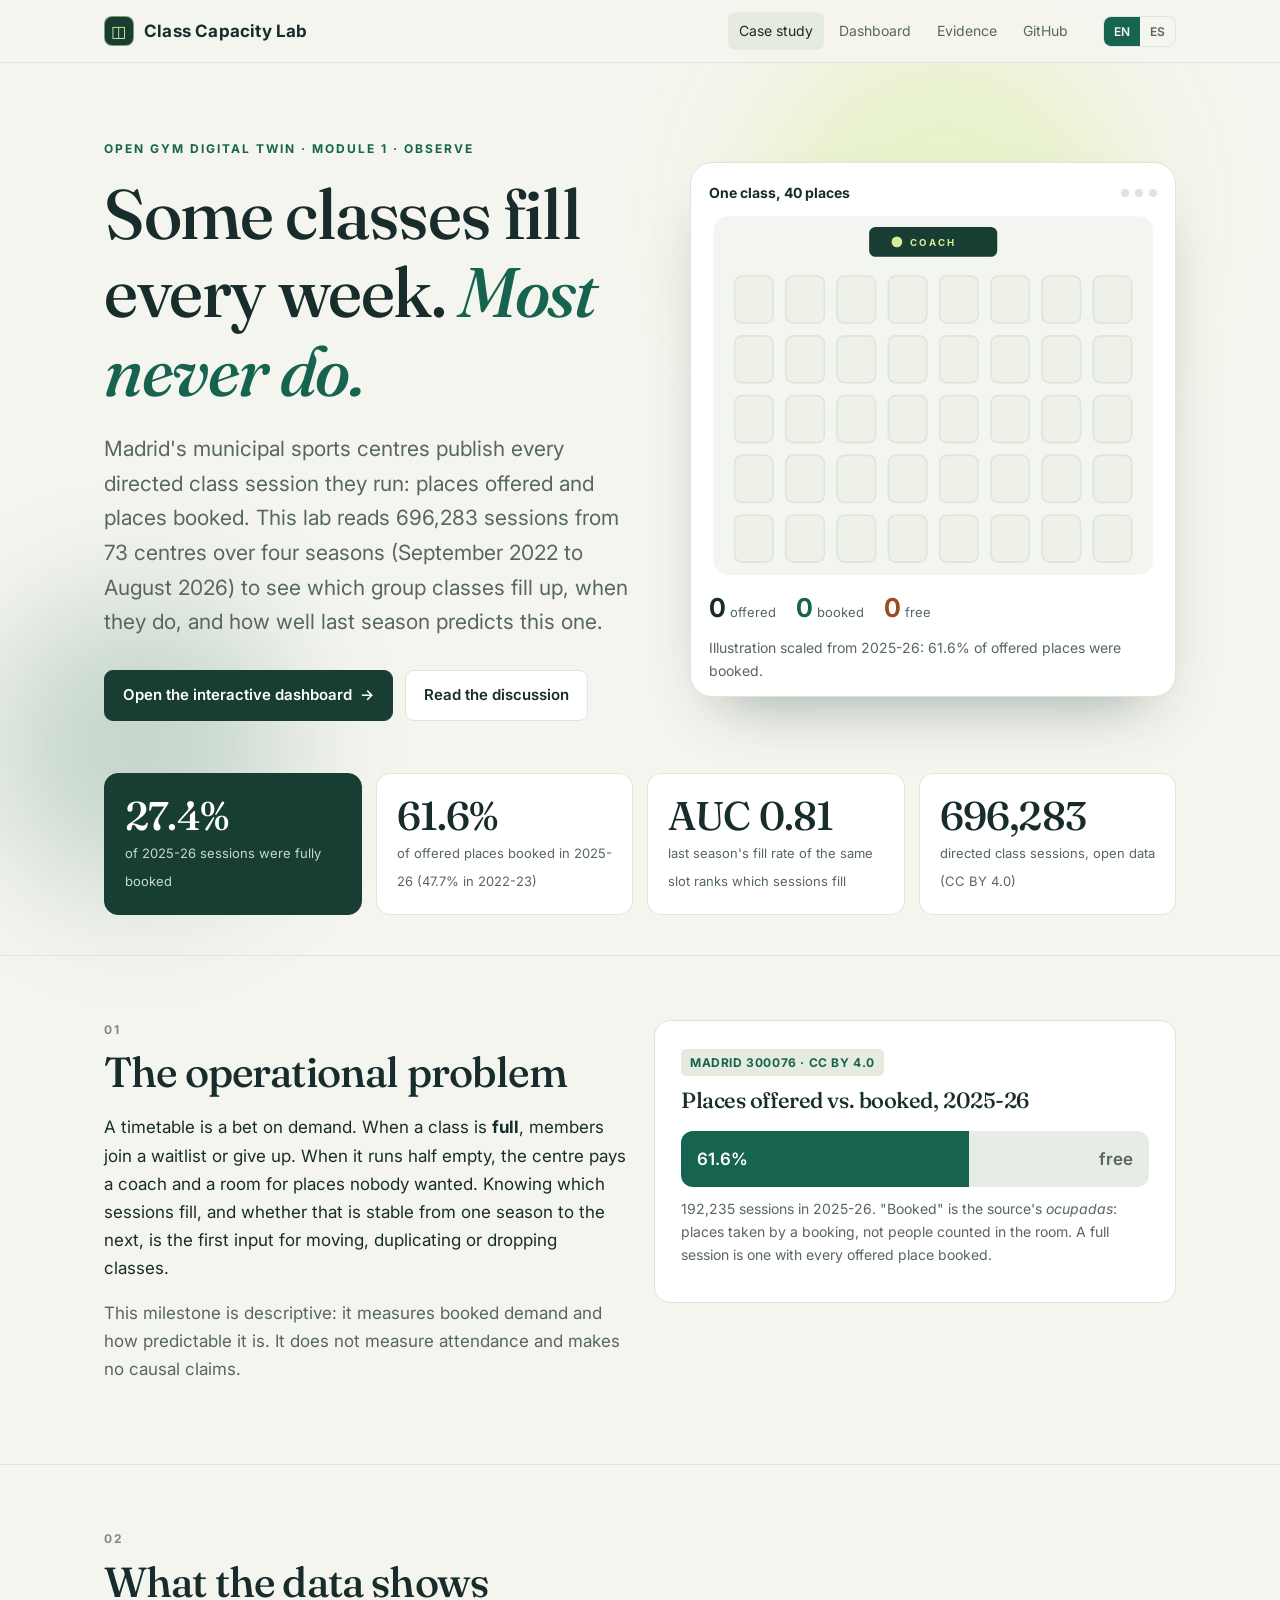
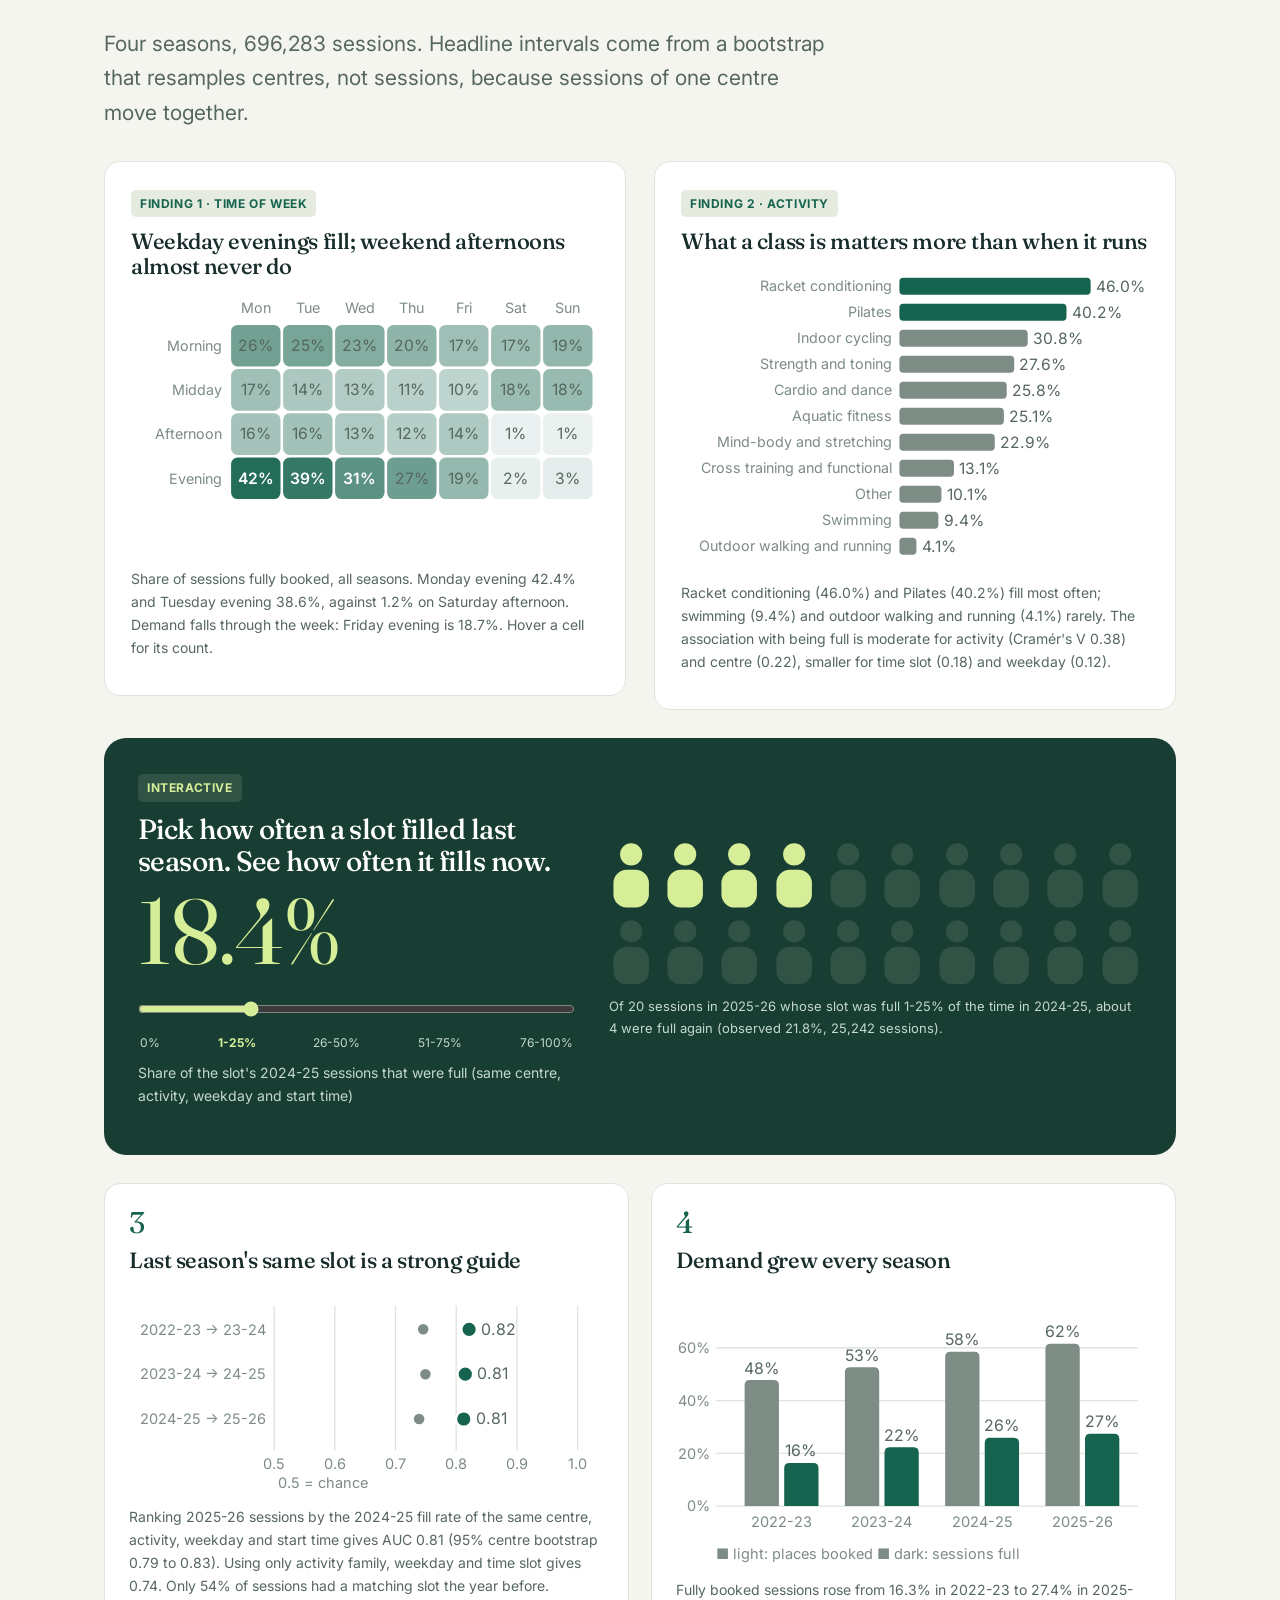
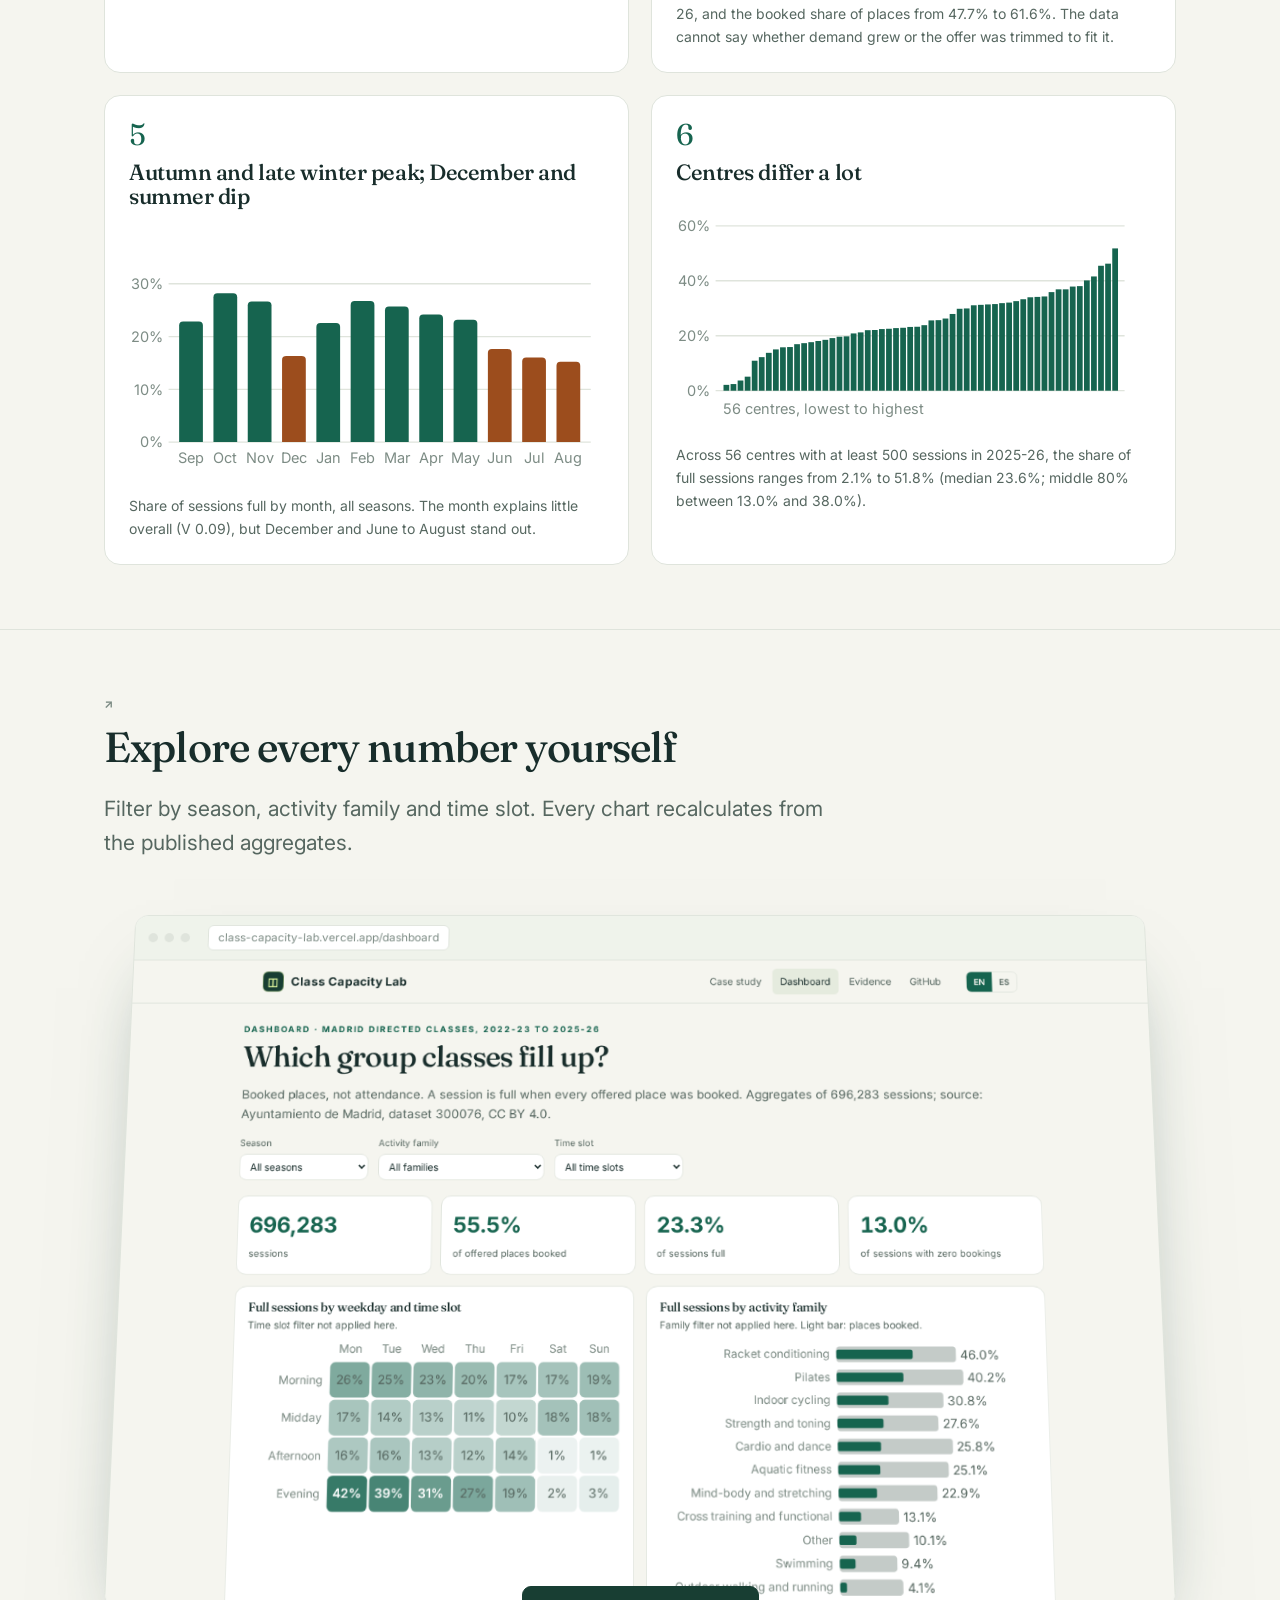
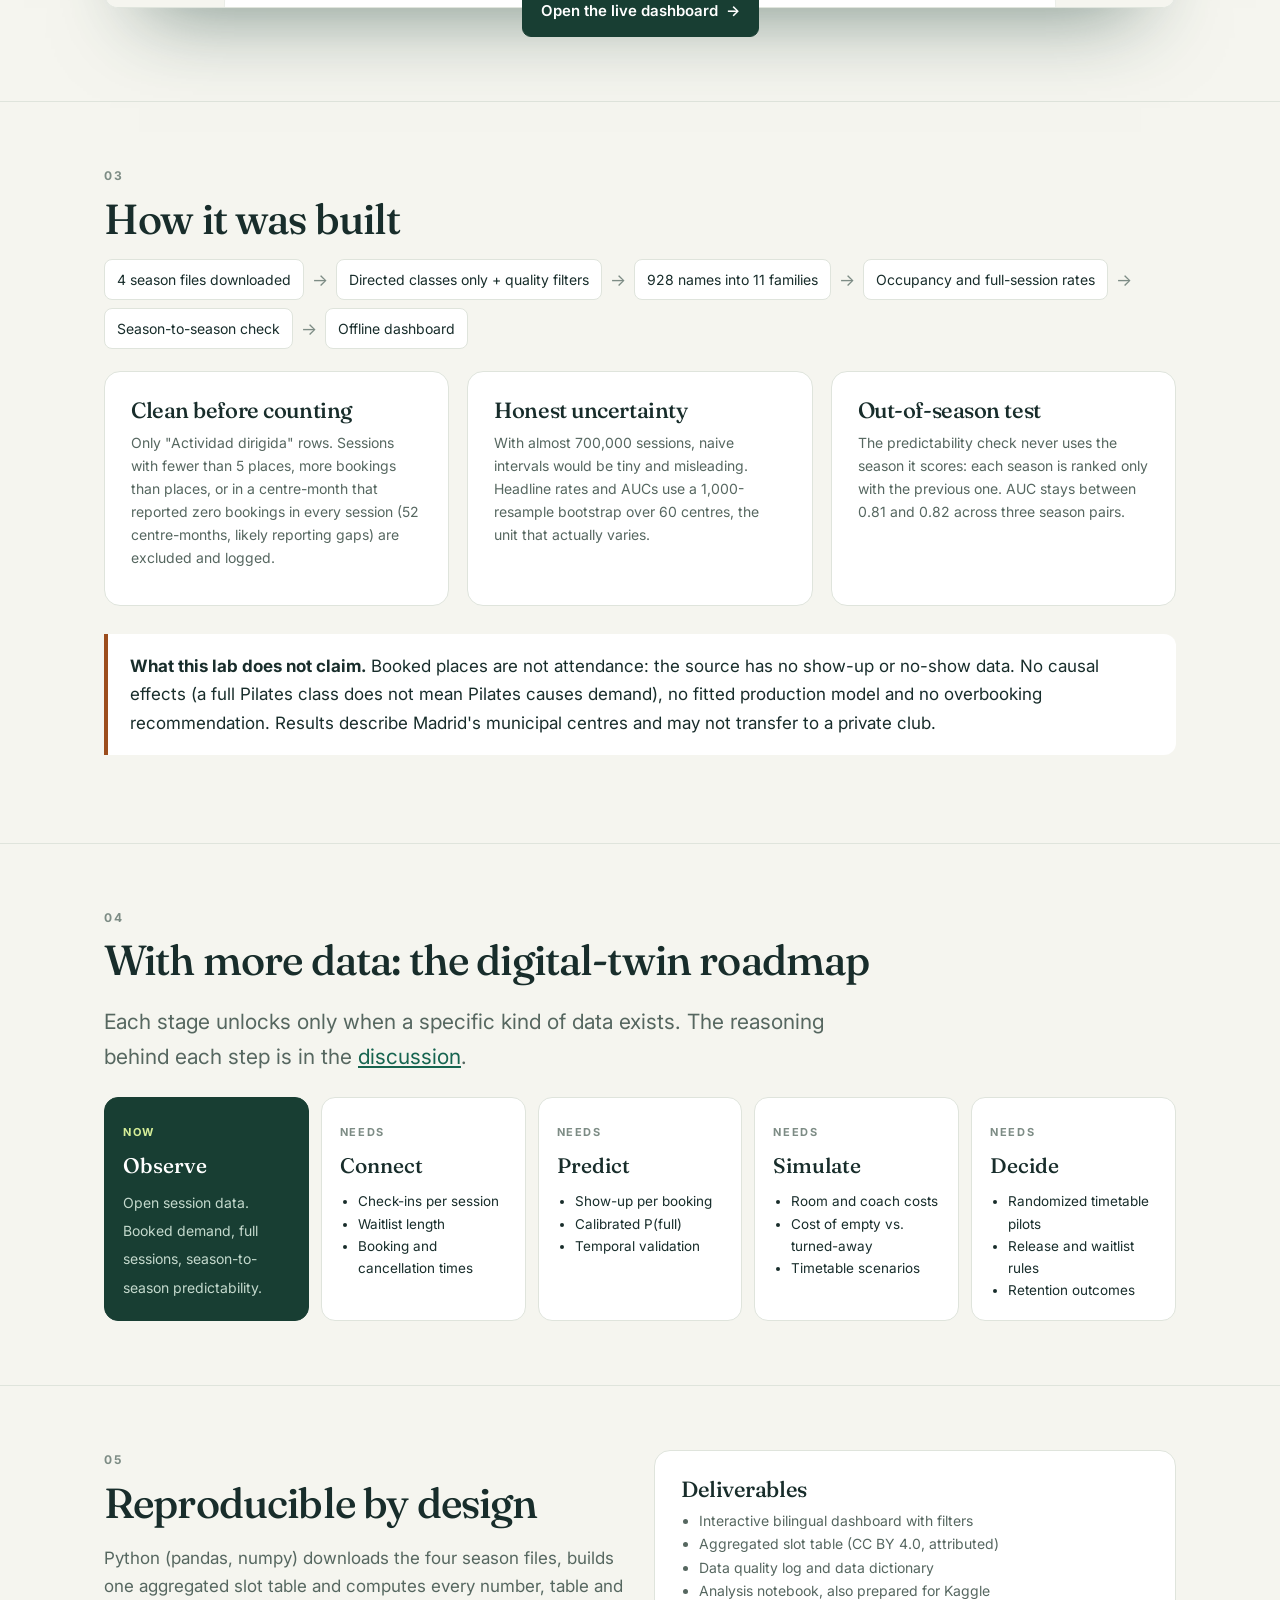
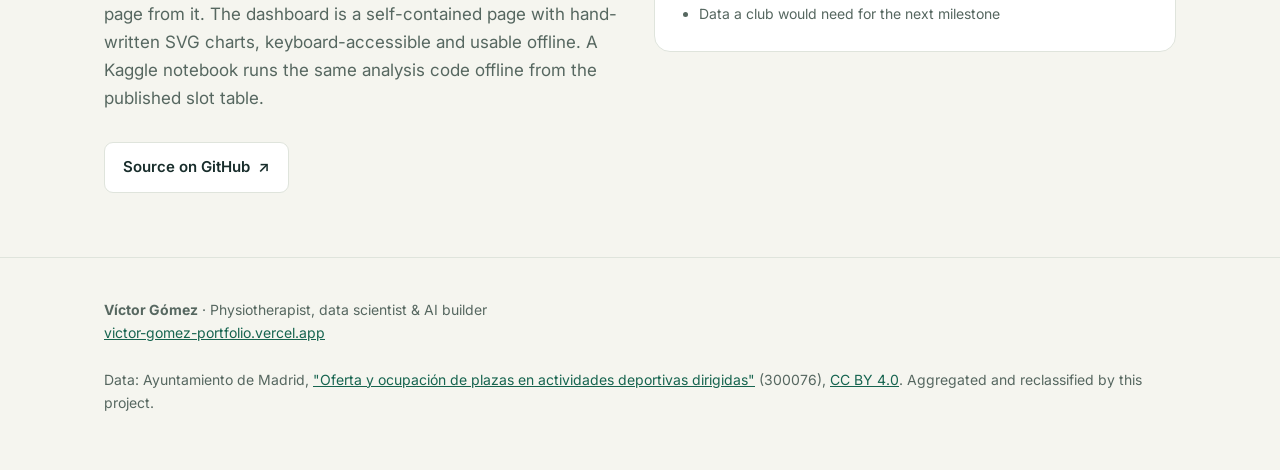
<file: site/index.html>
<!doctype html>
<html lang="en">
<head>
<meta charset="utf-8">
<meta name="viewport" content="width=device-width,initial-scale=1">
<title>Class Capacity Lab · Case study</title>
<meta name="title-en" content="Class Capacity Lab · Case study">
<meta name="title-es" content="Class Capacity Lab · Caso de estudio">
<meta name="description" content="Which group classes fill up, when, and how predictable is it? 696,283 directed class sessions from Madrid's municipal sports centres, four seasons of open data (CC BY 4.0).">
<meta property="og:title" content="Class Capacity Lab · Some classes fill every week. Most never do.">
<meta property="og:description" content="27.4% of Madrid group class sessions were fully booked in 2025-26. Last season's fill rate of the same slot ranks which ones (AUC 0.81).">
<meta property="og:image" content="https://class-capacity-lab.vercel.app/assets/og.png">
<meta property="og:type" content="article">
<meta name="twitter:card" content="summary_large_image">
<link rel="icon" href="assets/favicon.svg" type="image/svg+xml">
<link rel="preconnect" href="https://fonts.googleapis.com"><link rel="preconnect" href="https://fonts.gstatic.com" crossorigin>
<link href="https://fonts.googleapis.com/css2?family=Fraunces:ital,opsz,wght@0,9..144,400..600;1,9..144,400..600&family=Inter:wght@400;500;600;700&display=swap" rel="stylesheet">
<link rel="stylesheet" href="assets/site.css">
<link rel="stylesheet" href="assets/motion.css">
<script src="assets/lang.js"></script>
<script src="assets/data.js"></script>
</head>
<body>
<div class="progress" aria-hidden="true"></div>
<header class="topbar">
  <div class="wrap">
    <a class="brand" href="index.html" data-keep-lang><span class="brand-mark" aria-hidden="true">◫</span>Class Capacity Lab</a>
    <nav class="nav" aria-label="Site">
      <a href="index.html" data-keep-lang aria-current="page"><span data-l="en">Case study</span><span data-l="es">Caso de estudio</span></a>
      <a href="dashboard.html" data-keep-lang>Dashboard</a>
      <a href="evidence.html" data-keep-lang><span data-l="en">Evidence</span><span data-l="es">Evidencia</span></a>
      <a href="https://github.com/victorgomezadapty/class-capacity-lab">GitHub</a>
    </nav>
    <div class="lang" role="group" aria-label="Language / Idioma">
      <button type="button" data-set-lang="en" aria-pressed="true">EN</button>
      <button type="button" data-set-lang="es" aria-pressed="false">ES</button>
    </div>
  </div>
</header>

<main>
<div class="wrap hero">
  <div class="blob b1" aria-hidden="true"></div><div class="blob b2" aria-hidden="true"></div>
  <div class="hero-grid">
  <div>
  <div class="eyebrow"><span data-l="en">Open Gym Digital Twin · Module 1 · Observe</span><span data-l="es">Gemelo Digital de Gimnasio · Módulo 1 · Observar</span></div>
  <h1 data-l="en">Some classes fill every week. <em>Most never do.</em></h1>
  <h1 data-l="es">Algunas clases se llenan cada semana. <em>La mayoría nunca.</em></h1>
  <p class="lead" data-l="en">Madrid's municipal sports centres publish every directed class session they run: places offered and places booked. This lab reads 696,283 sessions from 73 centres over four seasons (September 2022 to August 2026) to see which group classes fill up, when they do, and how well last season predicts this one.</p>
  <p class="lead" data-l="es">Los centros deportivos municipales de Madrid publican cada sesión de actividad dirigida: plazas ofertadas y plazas ocupadas. Este laboratorio analiza 696.283 sesiones de 73 centros en cuatro temporadas (septiembre de 2022 a agosto de 2026) para ver qué clases grupales se llenan, cuándo lo hacen y qué tan bien la temporada pasada anticipa la actual.</p>
  <div class="cta">
    <a class="btn primary" href="dashboard.html" data-keep-lang><span data-l="en">Open the interactive dashboard</span><span data-l="es">Abrir el dashboard interactivo</span> →</a>
    <a class="btn" href="evidence.html" data-keep-lang><span data-l="en">Read the discussion</span><span data-l="es">Leer la discusión</span></a>
  </div>
  </div>
  <figure class="studio" style="margin:0">
    <div class="studio-head"><b><span data-l="en">One class, 40 places</span><span data-l="es">Una clase, 40 plazas</span></b><span class="phase" aria-hidden="true"><i></i><i></i><i></i></span></div>
    <svg id="studio-svg" viewBox="0 0 420 344" role="img" aria-label="Illustration: 40 places offered, 25 booked and 15 left free, matching the 61.6% booked share of 2025-26."></svg>
    <div class="studio-count" aria-live="off">
      <span><strong id="c-booked">40</strong><span data-l="en">offered</span><span data-l="es">ofertadas</span></span>
      <span class="att"><strong id="c-att">25</strong><span data-l="en">booked</span><span data-l="es">ocupadas</span></span>
      <span class="emp"><strong id="c-empty">15</strong><span data-l="en">free</span><span data-l="es">libres</span></span>
    </div>
    <figcaption class="small muted" style="margin-top:6px"><span data-l="en">Illustration scaled from 2025-26: 61.6% of offered places were booked.</span><span data-l="es">Ilustración a escala de 2025-26: se ocupó el 61,6% de las plazas ofertadas.</span></figcaption>
  </figure>
  </div>
  <div class="kpis">
    <div class="kpi dark reveal"><b data-l="en">27.4%</b><b data-l="es">27,4%</b><span data-l="en">of 2025-26 sessions were fully booked</span><span data-l="es">de las sesiones de 2025-26 se llenó por completo</span></div>
    <div class="kpi reveal d1"><b data-l="en">61.6%</b><b data-l="es">61,6%</b><span data-l="en">of offered places booked in 2025-26 (47.7% in 2022-23)</span><span data-l="es">de las plazas ofertadas se ocupó en 2025-26 (47,7% en 2022-23)</span></div>
    <div class="kpi reveal d2"><b data-l="en">AUC 0.81</b><b data-l="es">AUC 0,81</b><span data-l="en">last season's fill rate of the same slot ranks which sessions fill</span><span data-l="es">la tasa de llenado del mismo horario la temporada pasada ordena qué sesiones se llenan</span></div>
    <div class="kpi reveal d3"><b data-l="en">696,283</b><b data-l="es">696.283</b><span data-l="en">directed class sessions, open data (CC BY 4.0)</span><span data-l="es">sesiones de actividades dirigidas, datos abiertos (CC BY 4.0)</span></div>
  </div>
</div>

<section id="problem">
  <div class="wrap grid-2">
    <div>
      <div class="section-num reveal">01</div>
      <h2 data-l="en">The operational problem</h2>
      <h2 data-l="es">El problema operativo</h2>
      <p data-l="en">A timetable is a bet on demand. When a class is <strong>full</strong>, members join a waitlist or give up. When it runs half empty, the centre pays a coach and a room for places nobody wanted. Knowing which sessions fill, and whether that is stable from one season to the next, is the first input for moving, duplicating or dropping classes.</p>
      <p data-l="es">Un horario es una apuesta sobre la demanda. Cuando una clase está <strong>llena</strong>, los socios entran en lista de espera o desisten. Cuando va medio vacía, el centro paga coach y sala por plazas que nadie quiso. Saber qué sesiones se llenan, y si eso se mantiene de una temporada a otra, es el primer insumo para mover, duplicar o quitar clases.</p>
      <p class="muted" data-l="en">This milestone is descriptive: it measures booked demand and how predictable it is. It does not measure attendance and makes no causal claims.</p>
      <p class="muted" data-l="es">Este hito es descriptivo: mide la demanda reservada y qué tan predecible es. No mide asistencia y no hace afirmaciones causales.</p>
    </div>
    <div class="card">
      <span class="tag">Madrid 300076 · CC BY 4.0</span>
      <h3 style="margin-top:12px" data-l="en">Places offered vs. booked, 2025-26</h3><h3 style="margin-top:12px" data-l="es">Plazas ofertadas vs. ocupadas, 2025-26</h3>
      <div class="split-bar" role="img" aria-label="61.6% of offered places booked in 2025-26">
        <div class="a" style="width:61.6%">61.6%</div>
        <div class="b"><span data-l="en">free</span><span data-l="es">libres</span></div>
      </div>
      <p class="small muted" data-l="en">192,235 sessions in 2025-26. "Booked" is the source's <em>ocupadas</em>: places taken by a booking, not people counted in the room. A full session is one with every offered place booked.</p>
      <p class="small muted" data-l="es">192.235 sesiones en 2025-26. "Ocupadas" son plazas tomadas por una reserva, no personas contadas en la sala. Una sesión llena es aquella con todas sus plazas ocupadas.</p>
    </div>
  </div>
</section>

<section id="findings">
  <div class="wrap">
    <div class="section-num reveal">02</div>
    <h2 data-l="en">What the data shows</h2>
    <h2 data-l="es">Lo que muestran los datos</h2>
    <p class="lead" data-l="en">Four seasons, 696,283 sessions. Headline intervals come from a bootstrap that resamples centres, not sessions, because sessions of one centre move together.</p>
    <p class="lead" data-l="es">Cuatro temporadas, 696.283 sesiones. Los intervalos principales vienen de un bootstrap que remuestrea centros, no sesiones, porque las sesiones de un mismo centro se mueven juntas.</p>

    <div class="grid-2" style="margin-top:30px">
      <div class="card">
        <span class="tag" data-l="en">Finding 1 · Time of week</span><span class="tag" data-l="es">Hallazgo 1 · Momento de la semana</span>
        <h3 style="margin-top:12px" data-l="en">Weekday evenings fill; weekend afternoons almost never do</h3>
        <h3 style="margin-top:12px" data-l="es">Las tardes-noche entre semana se llenan; las tardes de fin de semana casi nunca</h3>
        <div class="viz" data-chart="heat"></div>
        <p class="small muted" data-l="en">Share of sessions fully booked, all seasons. Monday evening 42.4% and Tuesday evening 38.6%, against 1.2% on Saturday afternoon. Demand falls through the week: Friday evening is 18.7%. Hover a cell for its count.</p>
        <p class="small muted" data-l="es">Porcentaje de sesiones llenas, todas las temporadas. Lunes por la tarde-noche 42,4% y martes 38,6%, frente a 1,2% el sábado por la tarde. La demanda baja a lo largo de la semana: el viernes por la tarde-noche es 18,7%. Pasa el cursor por una celda para ver su conteo.</p>
      </div>

      <div class="card">
        <span class="tag" data-l="en">Finding 2 · Activity</span><span class="tag" data-l="es">Hallazgo 2 · Actividad</span>
        <h3 style="margin-top:12px" data-l="en">What a class is matters more than when it runs</h3>
        <h3 style="margin-top:12px" data-l="es">Qué clase es importa más que cuándo se da</h3>
        <div class="viz" data-chart="family"></div>
        <p class="small muted" data-l="en">Racket conditioning (46.0%) and Pilates (40.2%) fill most often; swimming (9.4%) and outdoor walking and running (4.1%) rarely. The association with being full is moderate for activity (Cramér's V 0.38) and centre (0.22), smaller for time slot (0.18) and weekday (0.12).</p>
        <p class="small muted" data-l="es">El acondicionamiento de raqueta (46,0%) y Pilates (40,2%) son los que más se llenan; natación (9,4%) y caminar o correr al aire libre (4,1%) casi nunca. La asociación con llenarse es moderada para la actividad (V de Cramér 0,38) y el centro (0,22), y menor para la franja (0,18) y el día (0,12).</p>
      </div>
    </div>

    <div class="explorer reveal" id="explorer">
      <div>
        <span class="tag" style="background:#315345;color:#d6ee98" data-l="en">Interactive</span><span class="tag" style="background:#315345;color:#d6ee98" data-l="es">Interactivo</span>
        <h3 style="margin-top:12px;font-size:28px" data-l="en">Pick how often a slot filled last season. See how often it fills now.</h3>
        <h3 style="margin-top:12px;font-size:28px" data-l="es">Elige cuánto se llenó un horario la temporada pasada. Mira cuánto se llena ahora.</h3>
        <div class="big" aria-live="polite"><span data-l="en">5.8%</span><span data-l="es">5,8%</span></div>
        <input type="range" min="0" max="4" step="1" value="0" aria-label="Last season fill band / Banda de llenado de la temporada pasada">
        <div class="ticks">
          <button type="button">0%</button><button type="button">1-25%</button><button type="button">26-50%</button><button type="button">51-75%</button><button type="button">76-100%</button>
        </div>
        <p class="small soft" style="margin-top:6px" data-l="en">Share of the slot's 2024-25 sessions that were full (same centre, activity, weekday and start time)</p><p class="small soft" style="margin-top:6px" data-l="es">Porcentaje de sesiones llenas del horario en 2024-25 (mismo centro, actividad, día y hora de inicio)</p>
      </div>
      <div>
        <div class="crowd" aria-hidden="true"></div>
        <p class="crowd-cap"></p>
      </div>
    </div>

    <div class="viz-grid">
      <div class="viz-card reveal">
        <div class="n">3</div>
        <h3 data-l="en">Last season's same slot is a strong guide</h3><h3 data-l="es">El mismo horario de la temporada pasada es una buena guía</h3>
        <div class="viz" data-chart="auc"></div>
        <p class="small muted" data-l="en">Ranking 2025-26 sessions by the 2024-25 fill rate of the same centre, activity, weekday and start time gives AUC 0.81 (95% centre bootstrap 0.79 to 0.83). Using only activity family, weekday and time slot gives 0.74. Only 54% of sessions had a matching slot the year before.</p>
        <p class="small muted" data-l="es">Ordenar las sesiones de 2025-26 por la tasa de llenado en 2024-25 del mismo centro, actividad, día y hora de inicio da un AUC de 0,81 (bootstrap por centros al 95%: 0,79 a 0,83). Usar solo familia de actividad, día y franja da 0,74. Solo el 54% de las sesiones tenía un horario equivalente el año anterior.</p>
      </div>
      <div class="viz-card reveal d1">
        <div class="n">4</div>
        <h3 data-l="en">Demand grew every season</h3><h3 data-l="es">La demanda creció cada temporada</h3>
        <div class="viz" data-chart="season"></div>
        <p class="small muted" data-l="en">Fully booked sessions rose from 16.3% in 2022-23 to 27.4% in 2025-26, and the booked share of places from 47.7% to 61.6%. The data cannot say whether demand grew or the offer was trimmed to fit it.</p>
        <p class="small muted" data-l="es">Las sesiones llenas pasaron de 16,3% en 2022-23 a 27,4% en 2025-26, y la ocupación de plazas de 47,7% a 61,6%. Los datos no permiten saber si creció la demanda o si la oferta se ajustó a ella.</p>
      </div>
      <div class="viz-card reveal">
        <div class="n">5</div>
        <h3 data-l="en">Autumn and late winter peak; December and summer dip</h3><h3 data-l="es">Picos en otoño y final del invierno; caídas en diciembre y verano</h3>
        <div class="viz" data-chart="month"></div>
        <p class="small muted" data-l="en">Share of sessions full by month, all seasons. The month explains little overall (V 0.09), but December and June to August stand out.</p>
        <p class="small muted" data-l="es">Porcentaje de sesiones llenas por mes, todas las temporadas. El mes explica poco en general (V 0,09), pero diciembre y junio a agosto se notan.</p>
      </div>
      <div class="viz-card reveal d1">
        <div class="n">6</div>
        <h3 data-l="en">Centres differ a lot</h3><h3 data-l="es">Los centros difieren mucho</h3>
        <div class="viz" data-chart="centres"></div>
        <p class="small muted" data-l="en">Across 56 centres with at least 500 sessions in 2025-26, the share of full sessions ranges from 2.1% to 51.8% (median 23.6%; middle 80% between 13.0% and 38.0%).</p>
        <p class="small muted" data-l="es">En 56 centros con al menos 500 sesiones en 2025-26, el porcentaje de sesiones llenas va de 2,1% a 51,8% (mediana 23,6%; el 80% central entre 13,0% y 38,0%).</p>
      </div>
    </div>
  </div>
</section>

<section id="explore">
  <div class="wrap">
    <div class="section-num reveal">↗</div>
    <h2 class="reveal" data-l="en">Explore every number yourself</h2>
    <h2 class="reveal" data-l="es">Explora cada número por tu cuenta</h2>
    <p class="lead reveal" data-l="en">Filter by season, activity family and time slot. Every chart recalculates from the published aggregates.</p>
    <p class="lead reveal" data-l="es">Filtra por temporada, familia de actividad y franja. Cada gráfico se recalcula con los agregados publicados.</p>
    <div class="mock reveal">
      <a class="browser" href="dashboard.html" data-keep-lang aria-label="Open the interactive dashboard">
        <div class="browser-bar"><i></i><i></i><i></i><span>class-capacity-lab.vercel.app/dashboard</span></div>
        <img data-l="en" src="assets/dashboard.png" width="1440" height="900" alt="Class Capacity Lab dashboard: filters, share of full sessions by weekday and time slot, activity families and centres" loading="lazy"><img data-l="es" src="assets/dashboard-es.png" width="1440" height="900" alt="Dashboard de Class Capacity Lab: filtros, porcentaje de sesiones llenas por día y franja, familias de actividad y centros" loading="lazy">
      </a>
      <div class="mock-cta"><a class="btn primary" href="dashboard.html" data-keep-lang><span data-l="en">Open the live dashboard</span><span data-l="es">Abrir el dashboard en vivo</span> →</a></div>
    </div>
  </div>
</section>

<section id="method">
  <div class="wrap">
    <div class="section-num reveal">03</div>
    <h2 data-l="en">How it was built</h2>
    <h2 data-l="es">Cómo se construyó</h2>
    <div class="pipeline" aria-label="Pipeline">
      <span data-l="en">4 season files downloaded</span><span data-l="es">4 archivos de temporada descargados</span><i>→</i>
      <span data-l="en">Directed classes only + quality filters</span><span data-l="es">Solo actividades dirigidas + filtros de calidad</span><i>→</i>
      <span data-l="en">928 names into 11 families</span><span data-l="es">928 nombres en 11 familias</span><i>→</i>
      <span data-l="en">Occupancy and full-session rates</span><span data-l="es">Tasas de ocupación y de sesiones llenas</span><i>→</i>
      <span data-l="en">Season-to-season check</span><span data-l="es">Prueba de temporada a temporada</span><i>→</i>
      <span data-l="en">Offline dashboard</span><span data-l="es">Dashboard offline</span>
    </div>
    <div class="grid-3" style="margin-top:22px">
      <div class="card"><h3 data-l="en">Clean before counting</h3><h3 data-l="es">Limpiar antes de contar</h3>
        <p class="small muted" data-l="en">Only "Actividad dirigida" rows. Sessions with fewer than 5 places, more bookings than places, or in a centre-month that reported zero bookings in every session (52 centre-months, likely reporting gaps) are excluded and logged.</p>
        <p class="small muted" data-l="es">Solo filas de "Actividad dirigida". Se excluyen y registran las sesiones con menos de 5 plazas, con más ocupadas que plazas o de un centro-mes con cero ocupadas en todas sus sesiones (52 centros-mes, probablemente huecos de registro).</p></div>
      <div class="card"><h3 data-l="en">Honest uncertainty</h3><h3 data-l="es">Incertidumbre honesta</h3>
        <p class="small muted" data-l="en">With almost 700,000 sessions, naive intervals would be tiny and misleading. Headline rates and AUCs use a 1,000-resample bootstrap over 60 centres, the unit that actually varies.</p>
        <p class="small muted" data-l="es">Con casi 700.000 sesiones, los intervalos ingenuos serían diminutos y engañosos. Las tasas y AUC principales usan un bootstrap de 1.000 remuestreos sobre 60 centros, la unidad que de verdad varía.</p></div>
      <div class="card"><h3 data-l="en">Out-of-season test</h3><h3 data-l="es">Prueba fuera de temporada</h3>
        <p class="small muted" data-l="en">The predictability check never uses the season it scores: each season is ranked only with the previous one. AUC stays between 0.81 and 0.82 across three season pairs.</p>
        <p class="small muted" data-l="es">La prueba de predictibilidad nunca usa la temporada que evalúa: cada temporada se ordena solo con la anterior. El AUC se mantiene entre 0,81 y 0,82 en tres pares de temporadas.</p></div>
    </div>
    <div class="callout warn" style="margin-top:28px">
      <strong data-l="en">What this lab does not claim.</strong><strong data-l="es">Lo que este laboratorio no afirma.</strong>
      <span data-l="en">Booked places are not attendance: the source has no show-up or no-show data. No causal effects (a full Pilates class does not mean Pilates causes demand), no fitted production model and no overbooking recommendation. Results describe Madrid's municipal centres and may not transfer to a private club.</span>
      <span data-l="es">Las plazas ocupadas no son asistencia: la fuente no tiene datos de quién llegó ni de ausencias. Sin efectos causales (que una clase de Pilates se llene no significa que Pilates cause la demanda), sin modelo de producción ajustado y sin recomendación de sobreventa. Los resultados describen los centros municipales de Madrid y pueden no trasladarse a un club privado.</span>
    </div>
  </div>
</section>

<section id="roadmap">
  <div class="wrap">
    <div class="section-num reveal">04</div>
    <h2 data-l="en">With more data: the digital-twin roadmap</h2>
    <h2 data-l="es">Con más datos: la hoja de ruta del gemelo digital</h2>
    <p class="lead" data-l="en">Each stage unlocks only when a specific kind of data exists. The reasoning behind each step is in the <a href="evidence.html#agenda" data-keep-lang>discussion</a>.</p>
    <p class="lead" data-l="es">Cada etapa se desbloquea solo cuando existe un tipo de dato concreto. El razonamiento detrás de cada paso está en la <a href="evidence.html#agenda" data-keep-lang>discusión</a>.</p>
    <div class="steps stagger">
      <div class="step done"><span class="k" data-l="en">NOW</span><span class="k" data-l="es">AHORA</span><b data-l="en">Observe</b><b data-l="es">Observar</b>
        <span class="small muted" data-l="en">Open session data. Booked demand, full sessions, season-to-season predictability.</span><span class="small muted" data-l="es">Datos abiertos por sesión. Demanda reservada, sesiones llenas, predictibilidad entre temporadas.</span></div>
      <div class="step"><span class="k" data-l="en">NEEDS</span><span class="k" data-l="es">REQUIERE</span><b data-l="en">Connect</b><b data-l="es">Conectar</b>
        <ul><li data-l="en">Check-ins per session</li><li data-l="es">Check-ins por sesión</li><li data-l="en">Waitlist length</li><li data-l="es">Largo de la lista de espera</li><li data-l="en">Booking and cancellation times</li><li data-l="es">Horas de reserva y cancelación</li></ul></div>
      <div class="step"><span class="k" data-l="en">NEEDS</span><span class="k" data-l="es">REQUIERE</span><b data-l="en">Predict</b><b data-l="es">Predecir</b>
        <ul><li data-l="en">Show-up per booking</li><li data-l="es">Asistencia por reserva</li><li data-l="en">Calibrated P(full)</li><li data-l="es">P(llena) calibrada</li><li data-l="en">Temporal validation</li><li data-l="es">Validación temporal</li></ul></div>
      <div class="step"><span class="k" data-l="en">NEEDS</span><span class="k" data-l="es">REQUIERE</span><b data-l="en">Simulate</b><b data-l="es">Simular</b>
        <ul><li data-l="en">Room and coach costs</li><li data-l="es">Costos de sala y coach</li><li data-l="en">Cost of empty vs. turned-away</li><li data-l="es">Costo de plaza vacía vs. socio rechazado</li><li data-l="en">Timetable scenarios</li><li data-l="es">Escenarios de horario</li></ul></div>
      <div class="step"><span class="k" data-l="en">NEEDS</span><span class="k" data-l="es">REQUIERE</span><b data-l="en">Decide</b><b data-l="es">Decidir</b>
        <ul><li data-l="en">Randomized timetable pilots</li><li data-l="es">Pilotos aleatorizados de horario</li><li data-l="en">Release and waitlist rules</li><li data-l="es">Reglas de liberación y lista de espera</li><li data-l="en">Retention outcomes</li><li data-l="es">Resultados de retención</li></ul></div>
    </div>
  </div>
</section>

<section id="stack">
  <div class="wrap grid-2">
    <div>
      <div class="section-num reveal">05</div>
      <h2 data-l="en">Reproducible by design</h2>
      <h2 data-l="es">Reproducible por diseño</h2>
      <p class="muted" data-l="en">Python (pandas, numpy) downloads the four season files, builds one aggregated slot table and computes every number, table and page from it. The dashboard is a self-contained page with hand-written SVG charts, keyboard-accessible and usable offline. A Kaggle notebook runs the same analysis code offline from the published slot table.</p>
      <p class="muted" data-l="es">Python (pandas, numpy) descarga los cuatro archivos de temporada, construye una tabla agregada por horario y calcula a partir de ella cada número, tabla y página. El dashboard es una página autocontenida con gráficos SVG hechos a mano, accesible por teclado y usable sin conexión. Un notebook de Kaggle ejecuta el mismo código sin conexión a partir de la tabla publicada.</p>
      <div class="cta"><a class="btn" href="https://github.com/victorgomezadapty/class-capacity-lab"><span data-l="en">Source on GitHub</span><span data-l="es">Código en GitHub</span> ↗</a></div>
    </div>
    <div class="card">
      <h3 data-l="en">Deliverables</h3><h3 data-l="es">Entregables</h3>
      <ul class="small muted" style="padding-left:18px;margin:8px 0 0">
        <li data-l="en">Interactive bilingual dashboard with filters</li><li data-l="es">Dashboard interactivo bilingüe con filtros</li>
        <li data-l="en">Aggregated slot table (CC BY 4.0, attributed)</li><li data-l="es">Tabla agregada por horario (CC BY 4.0, con atribución)</li>
        <li data-l="en">Data quality log and data dictionary</li><li data-l="es">Registro de calidad y diccionario de datos</li>
        <li data-l="en">Analysis notebook, also prepared for Kaggle</li><li data-l="es">Notebook de análisis, también preparado para Kaggle</li>
        <li data-l="en">Data a club would need for the next milestone</li><li data-l="es">Datos que un club necesitaría para el siguiente hito</li>
      </ul>
    </div>
  </div>
</section>
</main>

<footer>
  <div class="wrap">
    <div><strong>Víctor Gómez</strong> · <span data-l="en">Physiotherapist, data scientist &amp; AI builder</span><span data-l="es">Fisioterapeuta, científico de datos y AI builder</span><br><a href="https://victor-gomez-portfolio.vercel.app">victor-gomez-portfolio.vercel.app</a></div>
    <div class="small"><span data-l="en">Data: Ayuntamiento de Madrid, <a href="https://datos.madrid.es/dataset/300076-0-deportes-ocupacion">"Oferta y ocupación de plazas en actividades deportivas dirigidas"</a> (300076), <a href="https://creativecommons.org/licenses/by/4.0/">CC BY 4.0</a>. Aggregated and reclassified by this project.</span><span data-l="es">Datos: Ayuntamiento de Madrid, <a href="https://datos.madrid.es/dataset/300076-0-deportes-ocupacion">"Oferta y ocupación de plazas en actividades deportivas dirigidas"</a> (300076), <a href="https://creativecommons.org/licenses/by/4.0/">CC BY 4.0</a>. Agregados y reclasificados por este proyecto.</span></div>
  </div>
</footer>
<script src="assets/motion.js" defer></script>
</body>
</html>
</file>
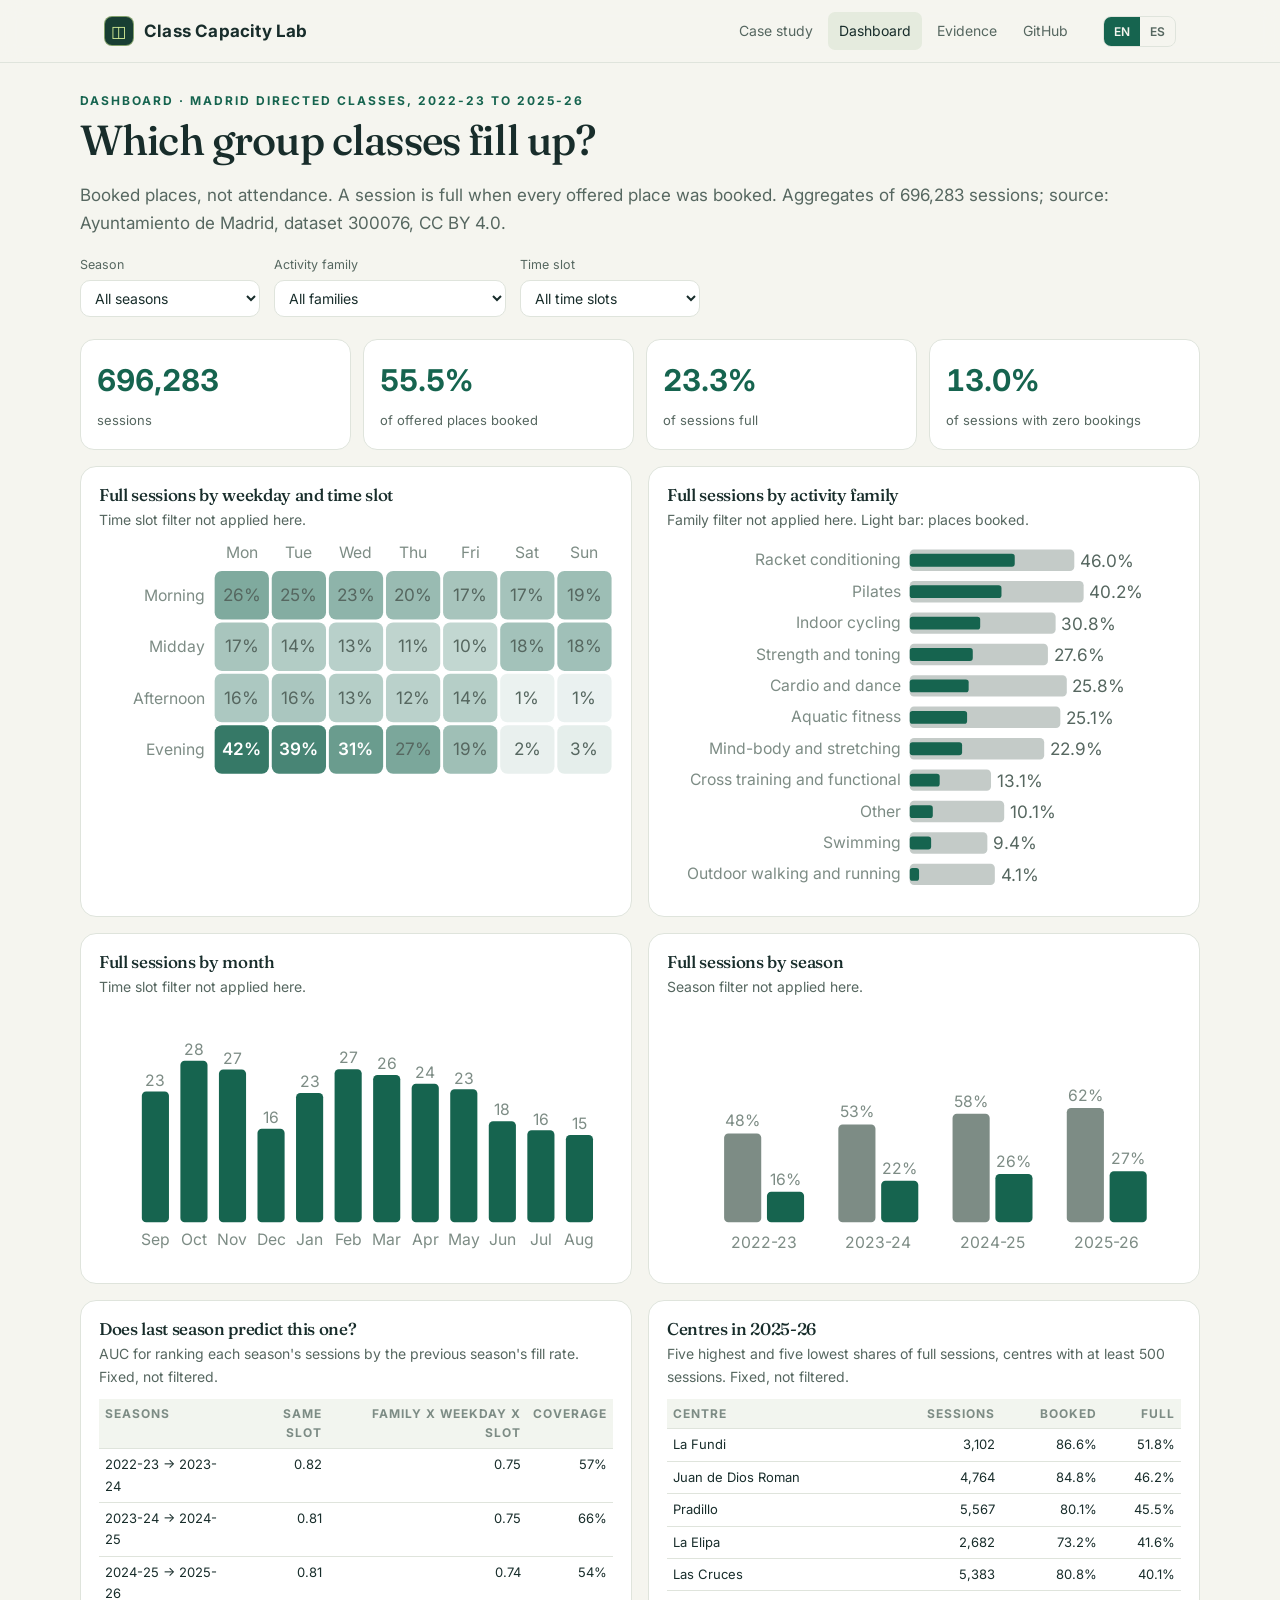
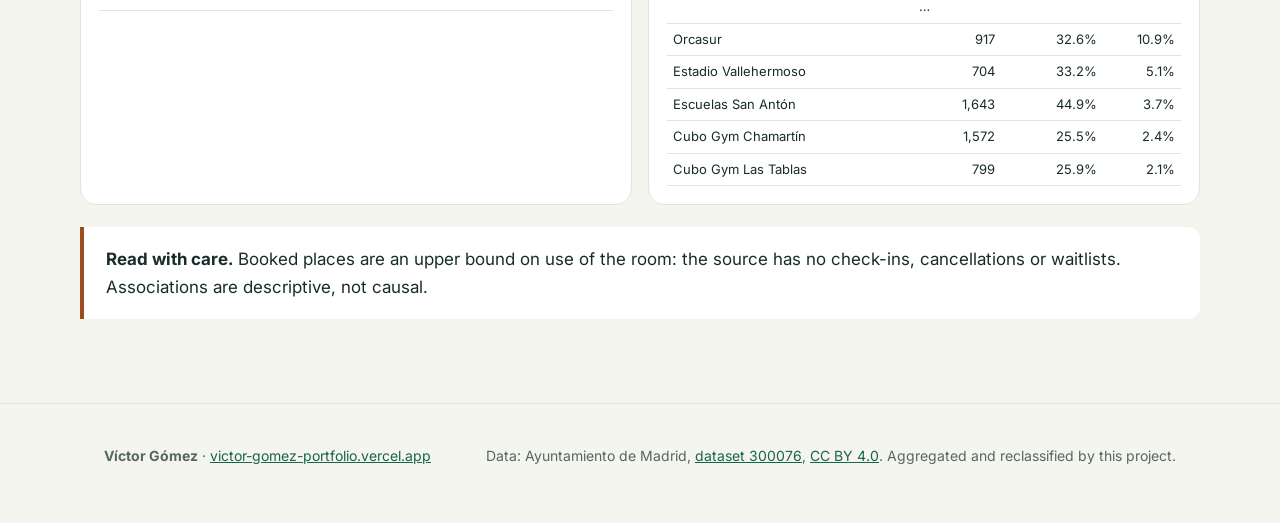
<file: site/dashboard.html>
<!doctype html>
<html lang="en">
<head>
<meta charset="utf-8">
<meta name="viewport" content="width=device-width,initial-scale=1">
<title>Class Capacity Lab · Dashboard</title>
<meta name="title-en" content="Class Capacity Lab · Dashboard">
<meta name="title-es" content="Class Capacity Lab · Dashboard">
<meta name="description" content="Interactive dashboard: occupancy and full sessions of 696,283 Madrid group class sessions by season, activity family, weekday, time slot, month and centre.">
<meta property="og:title" content="Class Capacity Lab · Dashboard">
<meta property="og:image" content="https://class-capacity-lab.vercel.app/assets/og.png">
<link rel="icon" href="assets/favicon.svg" type="image/svg+xml">
<link rel="preconnect" href="https://fonts.googleapis.com"><link rel="preconnect" href="https://fonts.gstatic.com" crossorigin>
<link href="https://fonts.googleapis.com/css2?family=Fraunces:ital,opsz,wght@0,9..144,400..600;1,9..144,400..600&family=Inter:wght@400;500;600;700&display=swap" rel="stylesheet">
<link rel="stylesheet" href="assets/site.css">
<link rel="stylesheet" href="assets/motion.css">
<script src="assets/lang.js"></script>
<script src="assets/data.js"></script>
<style>
.dash{padding:28px 0 60px}
.dash h1{font-size:clamp(28px,4vw,42px);margin:6px 0 8px}
.filters{display:flex;flex-wrap:wrap;gap:14px;margin:18px 0 22px;align-items:end}
.filters label{font-size:12.5px;color:var(--muted);display:flex;flex-direction:column;gap:4px}
.filters select{font:14px var(--sans);padding:8px 10px;border-radius:10px;border:1px solid var(--line);background:var(--card);color:var(--ink);min-width:180px}
.dkpis{display:grid;grid-template-columns:repeat(4,1fr);gap:12px}
.dkpi{background:var(--card);border:1px solid var(--line);border-radius:14px;padding:16px}
.dkpi b{display:block;font-size:30px;font-variant-numeric:tabular-nums;color:var(--green)}
.dkpi span{font-size:13px;color:var(--muted)}
.dgrid{display:grid;grid-template-columns:1fr 1fr;gap:16px;margin-top:16px}
.panel{background:var(--card);border:1px solid var(--line);border-radius:16px;padding:18px;position:relative}
.panel h3{margin:0 0 4px;font-size:17px}
.panel p{margin:0 0 10px}
.panel svg{width:100%;height:auto;display:block}
table.ct{width:100%;border-collapse:collapse;font-size:13px}
table.ct th,table.ct td{padding:5px 6px;border-bottom:1px solid var(--line);text-align:right}
table.ct th:first-child,table.ct td:first-child{text-align:left}
@media(max-width:860px){.dkpis{grid-template-columns:1fr 1fr}.dgrid{grid-template-columns:1fr}}
</style>
</head>
<body>
<header class="topbar">
  <div class="wrap">
    <a class="brand" href="index.html" data-keep-lang><span class="brand-mark" aria-hidden="true">◫</span>Class Capacity Lab</a>
    <nav class="nav" aria-label="Site">
      <a href="index.html" data-keep-lang><span data-l="en">Case study</span><span data-l="es">Caso de estudio</span></a>
      <a href="dashboard.html" data-keep-lang aria-current="page">Dashboard</a>
      <a href="evidence.html" data-keep-lang><span data-l="en">Evidence</span><span data-l="es">Evidencia</span></a>
      <a href="https://github.com/victorgomezadapty/class-capacity-lab">GitHub</a>
    </nav>
    <div class="lang" role="group" aria-label="Language / Idioma">
      <button type="button" data-set-lang="en" aria-pressed="true">EN</button>
      <button type="button" data-set-lang="es" aria-pressed="false">ES</button>
    </div>
  </div>
</header>
<main class="wrap dash">
  <div class="eyebrow"><span data-l="en">Dashboard · Madrid directed classes, 2022-23 to 2025-26</span><span data-l="es">Dashboard · Actividades dirigidas de Madrid, 2022-23 a 2025-26</span></div>
  <h1 data-l="en">Which group classes fill up?</h1><h1 data-l="es">¿Qué clases grupales se llenan?</h1>
  <p class="muted" data-l="en">Booked places, not attendance. A session is full when every offered place was booked. Aggregates of 696,283 sessions; source: Ayuntamiento de Madrid, dataset 300076, CC BY 4.0.</p>
  <p class="muted" data-l="es">Plazas ocupadas, no asistencia. Una sesión está llena cuando se ocuparon todas sus plazas ofertadas. Agregados de 696.283 sesiones; fuente: Ayuntamiento de Madrid, dataset 300076, CC BY 4.0.</p>
  <div class="filters">
    <label><span data-l="en">Season</span><span data-l="es">Temporada</span><select id="f-season"></select></label>
    <label><span data-l="en">Activity family</span><span data-l="es">Familia de actividad</span><select id="f-family"></select></label>
    <label><span data-l="en">Time slot</span><span data-l="es">Franja</span><select id="f-slot"></select></label>
  </div>
  <div class="dkpis">
    <div class="dkpi"><b id="k-s">0</b><span data-l="en">sessions</span><span data-l="es">sesiones</span></div>
    <div class="dkpi"><b id="k-o">0</b><span data-l="en">of offered places booked</span><span data-l="es">de plazas ofertadas ocupadas</span></div>
    <div class="dkpi"><b id="k-f">0</b><span data-l="en">of sessions full</span><span data-l="es">de sesiones llenas</span></div>
    <div class="dkpi"><b id="k-e">0</b><span data-l="en">of sessions with zero bookings</span><span data-l="es">de sesiones sin ninguna reserva</span></div>
  </div>
  <div class="dgrid">
    <div class="panel"><h3 data-l="en">Full sessions by weekday and time slot</h3><h3 data-l="es">Sesiones llenas por día y franja</h3><p class="small muted" data-l="en">Time slot filter not applied here.</p><p class="small muted" data-l="es">Aquí no se aplica el filtro de franja.</p><div id="c-heat"></div></div>
    <div class="panel"><h3 data-l="en">Full sessions by activity family</h3><h3 data-l="es">Sesiones llenas por familia de actividad</h3><p class="small muted" data-l="en">Family filter not applied here. Light bar: places booked.</p><p class="small muted" data-l="es">Aquí no se aplica el filtro de familia. Barra clara: plazas ocupadas.</p><div id="c-fam"></div></div>
    <div class="panel"><h3 data-l="en">Full sessions by month</h3><h3 data-l="es">Sesiones llenas por mes</h3><p class="small muted" data-l="en">Time slot filter not applied here.</p><p class="small muted" data-l="es">Aquí no se aplica el filtro de franja.</p><div id="c-month"></div></div>
    <div class="panel"><h3 data-l="en">Full sessions by season</h3><h3 data-l="es">Sesiones llenas por temporada</h3><p class="small muted" data-l="en">Season filter not applied here.</p><p class="small muted" data-l="es">Aquí no se aplica el filtro de temporada.</p><div id="c-season"></div></div>
    <div class="panel"><h3 data-l="en">Does last season predict this one?</h3><h3 data-l="es">¿La temporada pasada predice la actual?</h3><p class="small muted" data-l="en">AUC for ranking each season's sessions by the previous season's fill rate. Fixed, not filtered.</p><p class="small muted" data-l="es">AUC al ordenar las sesiones de cada temporada por la tasa de llenado de la anterior. Fijo, sin filtros.</p><table class="ct" id="t-auc"></table></div>
    <div class="panel"><h3 data-l="en">Centres in 2025-26</h3><h3 data-l="es">Centros en 2025-26</h3><p class="small muted" data-l="en">Five highest and five lowest shares of full sessions, centres with at least 500 sessions. Fixed, not filtered.</p><p class="small muted" data-l="es">Los cinco porcentajes más altos y más bajos de sesiones llenas, centros con al menos 500 sesiones. Fijo, sin filtros.</p><table class="ct" id="t-cen"></table></div>
  </div>
  <div class="callout warn" style="margin-top:22px"><strong data-l="en">Read with care.</strong><strong data-l="es">Leer con cuidado.</strong> <span data-l="en">Booked places are an upper bound on use of the room: the source has no check-ins, cancellations or waitlists. Associations are descriptive, not causal.</span><span data-l="es">Las plazas ocupadas son un límite superior del uso de la sala: la fuente no tiene check-ins, cancelaciones ni listas de espera. Las asociaciones son descriptivas, no causales.</span></div>
</main>
<footer>
  <div class="wrap">
    <div><strong>Víctor Gómez</strong> · <a href="https://victor-gomez-portfolio.vercel.app">victor-gomez-portfolio.vercel.app</a></div>
    <div class="small"><span data-l="en">Data: Ayuntamiento de Madrid, <a href="https://datos.madrid.es/dataset/300076-0-deportes-ocupacion">dataset 300076</a>, <a href="https://creativecommons.org/licenses/by/4.0/">CC BY 4.0</a>. Aggregated and reclassified by this project.</span><span data-l="es">Datos: Ayuntamiento de Madrid, <a href="https://datos.madrid.es/dataset/300076-0-deportes-ocupacion">dataset 300076</a>, <a href="https://creativecommons.org/licenses/by/4.0/">CC BY 4.0</a>. Agregados y reclasificados por este proyecto.</span></div>
  </div>
</footer>
<script>
(function(){
  'use strict';
  const D = window.CCL, NS = 'http://www.w3.org/2000/svg';
  const L = () => document.documentElement.lang === 'es' ? 'es' : 'en';
  const T = (en, es) => L() === 'es' ? es : en;
  const P = (x, d = 1) => { const s = (x * 100).toFixed(d); return (L() === 'es' ? s.replace('.', ',') : s) + '%'; };
  const N = (x, d = 2) => { const s = x.toFixed(d); return L() === 'es' ? s.replace('.', ',') : s; };
  const K = n => Math.round(n).toLocaleString(L() === 'es' ? 'es-ES' : 'en-US');
  const FAM = f => L() === 'es' ? (D.family_es[f] || f) : f;
  const WD = {Mon:['Mon','Lun'],Tue:['Tue','Mar'],Wed:['Wed','Mié'],Thu:['Thu','Jue'],Fri:['Fri','Vie'],Sat:['Sat','Sáb'],Sun:['Sun','Dom']};
  const SL = {Morning:['Morning (before 12)','Mañana (antes de 12)'],Midday:['Midday (12 to 15)','Mediodía (12 a 15)'],Afternoon:['Afternoon (15 to 18)','Tarde (15 a 18)'],Evening:['Evening (18 on)','Tarde-noche (desde 18)']};
  const MO = ['', 'Jan','Feb','Mar','Apr','May','Jun','Jul','Aug','Sep','Oct','Nov','Dec'], MOes = ['', 'Ene','Feb','Mar','Abr','May','Jun','Jul','Ago','Sep','Oct','Nov','Dic'];
  const el = (tag, a = {}, p) => { const n = document.createElementNS(NS, tag); for(const [k, v] of Object.entries(a)) n.setAttribute(k, v); if(p) p.appendChild(n); return n; };
  const tx = (p, x, y, s, cls, anchor = 'start') => { const t = el('text', {x, y, class: cls, 'text-anchor': anchor}, p); t.textContent = s; return t; };
  const fs = document.getElementById('f-season'), ff = document.getElementById('f-family'), fl = document.getElementById('f-slot');
  function options(){
    const keep = [fs.value, ff.value, fl.value];
    fs.innerHTML = `<option value="">${T('All seasons', 'Todas las temporadas')}</option>` + D.seasons.map(s => `<option>${s}</option>`).join('');
    ff.innerHTML = `<option value="">${T('All families', 'Todas las familias')}</option>` + D.families.map(f => `<option value="${f}">${FAM(f)}</option>`).join('');
    fl.innerHTML = `<option value="">${T('All time slots', 'Todas las franjas')}</option>` + D.slots.map(s => `<option value="${s}">${T(...SL[s])}</option>`).join('');
    [fs.value, ff.value, fl.value] = keep;
  }
  const sum = rows => rows.reduce((a, r) => (a.s += r[4], a.p += r[5], a.b += r[6], a.f += r[7], a.e += r[8], a), {s:0,p:0,b:0,f:0,e:0});
  const filt = (skip) => D.cube.filter(r => (skip === 'season' || !fs.value || r[0] === fs.value) && (skip === 'family' || !ff.value || r[1] === ff.value) && (skip === 'slot' || !fl.value || r[3] === fl.value));
  const svg = (id, w, h, label) => { const host = document.getElementById(id); host.innerHTML = ''; return el('svg', {viewBox: `0 0 ${w} ${h}`, role: 'img', 'aria-label': label}, host); };
  function draw(){
    const a = sum(filt());
    document.getElementById('k-s').textContent = K(a.s);
    document.getElementById('k-o').textContent = a.s ? P(a.b / a.p) : '-';
    document.getElementById('k-f').textContent = a.s ? P(a.f / a.s) : '-';
    document.getElementById('k-e').textContent = a.s ? P(a.e / a.s) : '-';
    // heat
    let s = svg('c-heat', 360, 170, T('Full sessions by weekday and time slot', 'Sesiones llenas por día y franja'));
    const rows = filt('slot');
    D.weekdays.forEach((w, i) => tx(s, 80 + i * 40 + 20, 12, T(...WD[w]), 'ax-text', 'middle'));
    D.slots.forEach((sl, j) => {
      tx(s, 74, 20 + j * 36 + 22, T(...SL[sl]).split(' (')[0], 'ax-text', 'end');
      D.weekdays.forEach((w, i) => {
        const c = sum(rows.filter(r => r[2] === w && r[3] === sl));
        if(!c.s) return;
        const r = c.f / c.s;
        const g = el('g', {}, s);
        el('title', {}, g).textContent = `${T(...WD[w])} · ${T(...SL[sl])}: ${P(r)} · ${K(c.s)} ${T('sessions', 'sesiones')}`;
        el('rect', {x: 80 + i * 40 + 1, y: 20 + j * 36 + 1, width: 38, height: 34, rx: 5, fill: 'var(--green)', 'fill-opacity': Math.min(1, 0.06 + r / 0.5 * 0.94).toFixed(3)}, g);
        tx(g, 80 + i * 40 + 20, 20 + j * 36 + 22, Math.round(r * 100) + '%', r > 0.3 ? 'lbl-inv' : 'lbl-m', 'middle');
      });
    });
    // family
    const fr = filt('family');
    const fams = D.families.map(f => [f, sum(fr.filter(r => r[1] === f))]).filter(x => x[1].s).sort((x, y) => y[1].f / y[1].s - x[1].f / x[1].s);
    s = svg('c-fam', 360, fams.length * 22 + 8, T('Full sessions by activity family', 'Sesiones llenas por familia de actividad'));
    const X = v => 170 + v * 160;
    fams.forEach(([f, c], i) => {
      const y = 4 + i * 22, r = c.f / c.s, o = c.b / c.p;
      const g = el('g', {}, s); el('title', {}, g).textContent = `${FAM(f)}: ${P(r)} ${T('full', 'llenas')}, ${P(o)} ${T('booked', 'ocupadas')}, ${K(c.s)} ${T('sessions', 'sesiones')}`;
      tx(g, 164, y + 13, FAM(f), 'ax-text', 'end');
      el('rect', {x: X(0), y: y + 2, width: X(o) - X(0), height: 15, rx: 3, class: 'mark-soft', opacity: 0.45}, g);
      el('rect', {x: X(0), y: y + 5, width: Math.max(1, X(r) - X(0)), height: 9, rx: 2, class: 'mark'}, g);
      tx(g, Math.max(X(r), X(o)) + 4, y + 14, P(r), 'lbl-m');
      if(f === ff.value) el('rect', {x: 0, y: y, width: 360, height: 19, fill: 'none', stroke: 'var(--orange)', rx: 4}, g);
    });
    // month
    const mr = D.month.filter(r => (!fs.value || r[0] === fs.value) && (!ff.value || r[1] === ff.value));
    s = svg('c-month', 360, 180, T('Full sessions by month', 'Sesiones llenas por mes'));
    const ms = D.months.map(m => { const c = mr.filter(r => r[2] === m).reduce((a, r) => (a.s += r[3], a.f += r[6], a), {s:0,f:0}); return [m, c]; });
    const mx = Math.max(0.1, ...ms.map(([, c]) => c.s ? c.f / c.s : 0)) * 1.15;
    ms.forEach(([m, c], i) => {
      if(!c.s) return;
      const r = c.f / c.s, h = r / mx * 130, x = 30 + i * 27;
      const g = el('g', {}, s); el('title', {}, g).textContent = `${T(MO[m], MOes[m])}: ${P(r)} · ${K(c.s)} ${T('sessions', 'sesiones')}`;
      el('rect', {x, y: 150 - h, width: 19, height: h, rx: 3, class: 'mark'}, g);
      tx(s, x + 9.5, 166, T(MO[m], MOes[m]), 'ax-text', 'middle');
      tx(s, x + 9.5, 146 - h, Math.round(r * 100), 'ax-text', 'middle');
    });
    // season
    const sr = filt('season');
    s = svg('c-season', 360, 180, T('Full sessions by season', 'Sesiones llenas por temporada'));
    D.seasons.forEach((se, i) => {
      const c = sum(sr.filter(r => r[0] === se)); if(!c.s) return;
      const r = c.f / c.s, o = c.b / c.p, x = 40 + i * 80;
      const g = el('g', {}, s); el('title', {}, g).textContent = `${se}: ${P(r)} ${T('full', 'llenas')}, ${P(o)} ${T('booked', 'ocupadas')}`;
      el('rect', {x, y: 150 - o * 130, width: 26, height: o * 130, rx: 3, class: 'mark-soft'}, g);
      el('rect', {x: x + 30, y: 150 - r * 130, width: 26, height: r * 130, rx: 3, class: se === fs.value ? 'mark-alt' : 'mark'}, g);
      tx(s, x + 13, 145 - o * 130, Math.round(o * 100) + '%', 'ax-text', 'middle');
      tx(s, x + 43, 145 - r * 130, Math.round(r * 100) + '%', 'ax-text', 'middle');
      tx(s, x + 28, 168, se, 'ax-text', 'middle');
    });
    // tables
    document.getElementById('t-auc').innerHTML = `<tr><th>${T('Seasons', 'Temporadas')}</th><th>${T('Same slot', 'Mismo horario')}</th><th>${T('Family x weekday x slot', 'Familia x día x franja')}</th><th>${T('Coverage', 'Cobertura')}</th></tr>` +
      D.predictability.map(p => `<tr><td>${p.train} → ${p.test}</td><td>${N(p.auc_same_slot)}</td><td>${N(p.auc_family_weekday_slot)}</td><td>${P(p.coverage, 0)}</td></tr>`).join('');
    const c = D.centres_latest, rowsC = c.slice(0, 5).concat([null], c.slice(-5));
    document.getElementById('t-cen').innerHTML = `<tr><th>${T('Centre', 'Centro')}</th><th>${T('Sessions', 'Sesiones')}</th><th>${T('Booked', 'Ocupadas')}</th><th>${T('Full', 'Llenas')}</th></tr>` +
      rowsC.map(r => r ? `<tr><td>${r[0]}</td><td>${K(r[1])}</td><td>${P(r[2])}</td><td>${P(r[3])}</td></tr>` : `<tr><td colspan="4" style="text-align:center">…</td></tr>`).join('');
  }
  [fs, ff, fl].forEach(x => x.addEventListener('change', draw));
  document.addEventListener('ccl:lang', () => { options(); draw(); });
  document.addEventListener('DOMContentLoaded', () => { options(); draw(); });
})();
</script>
</body>
</html>
</file>
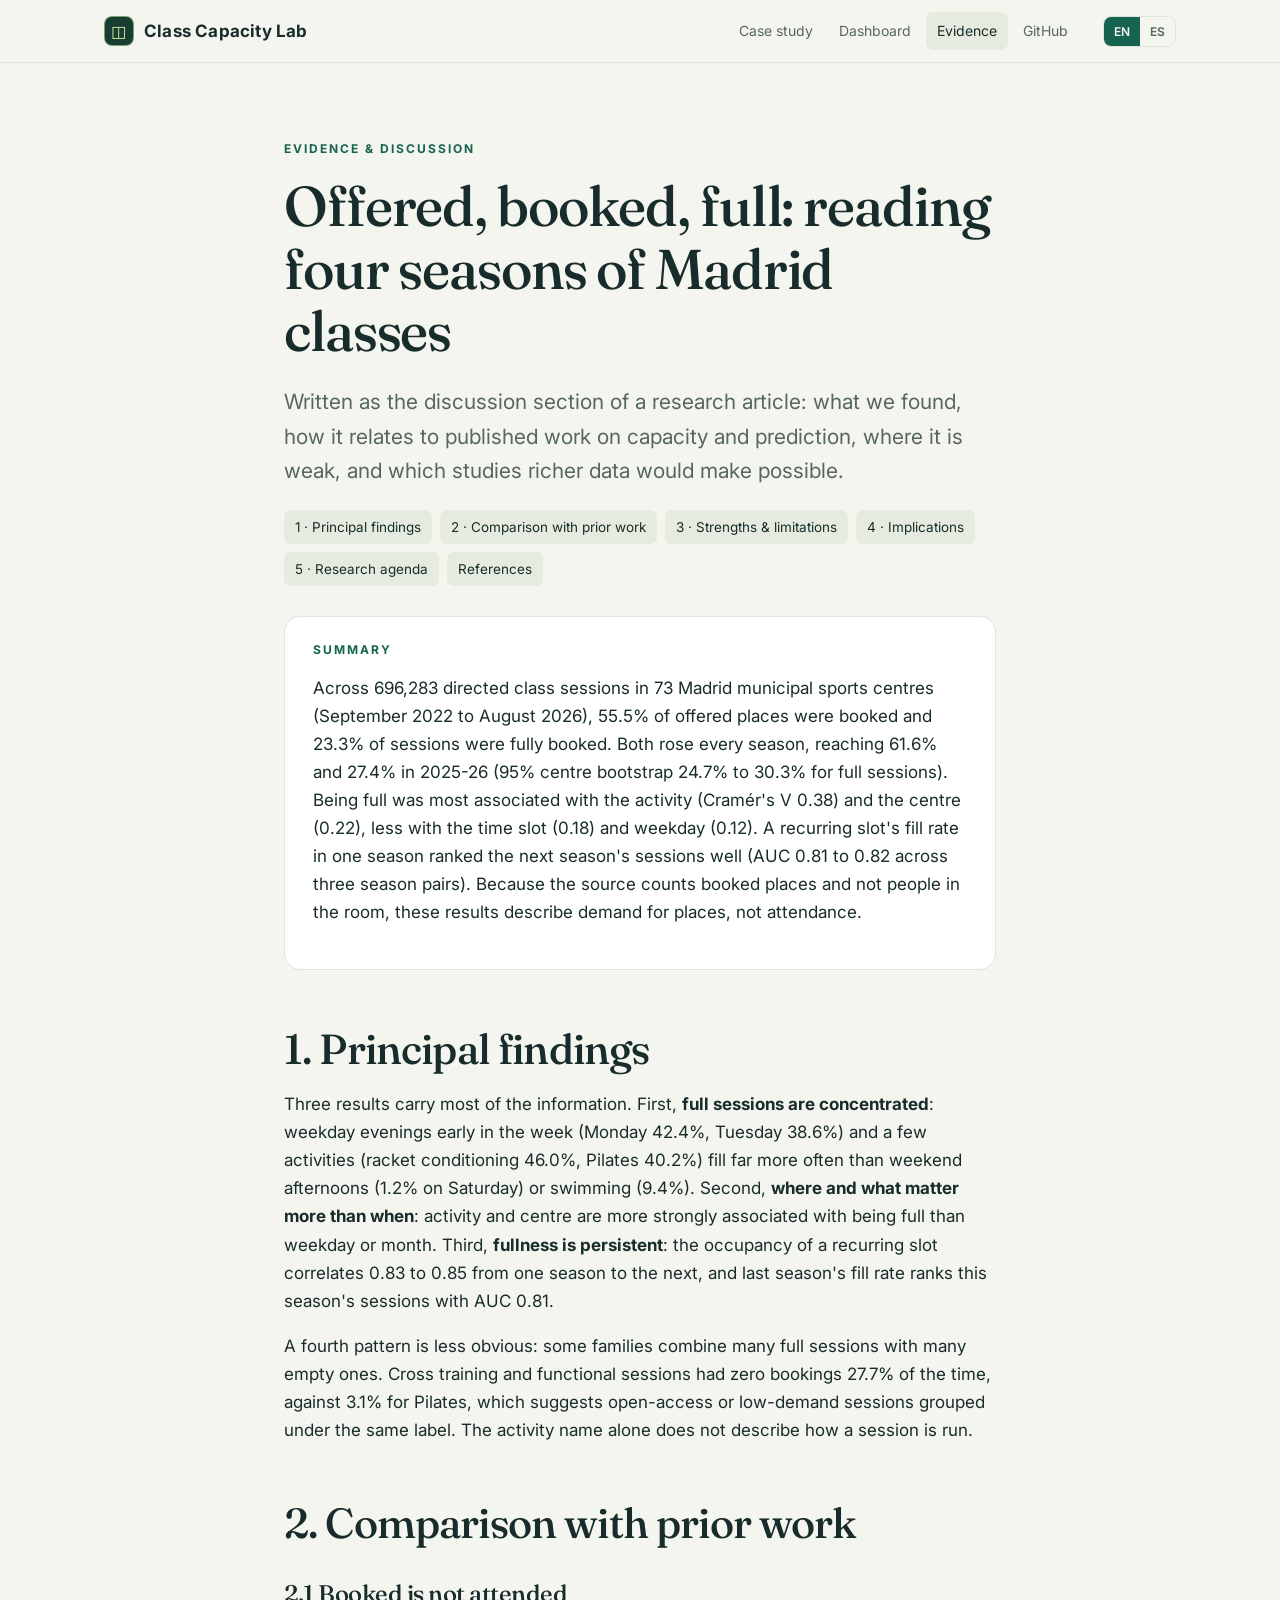
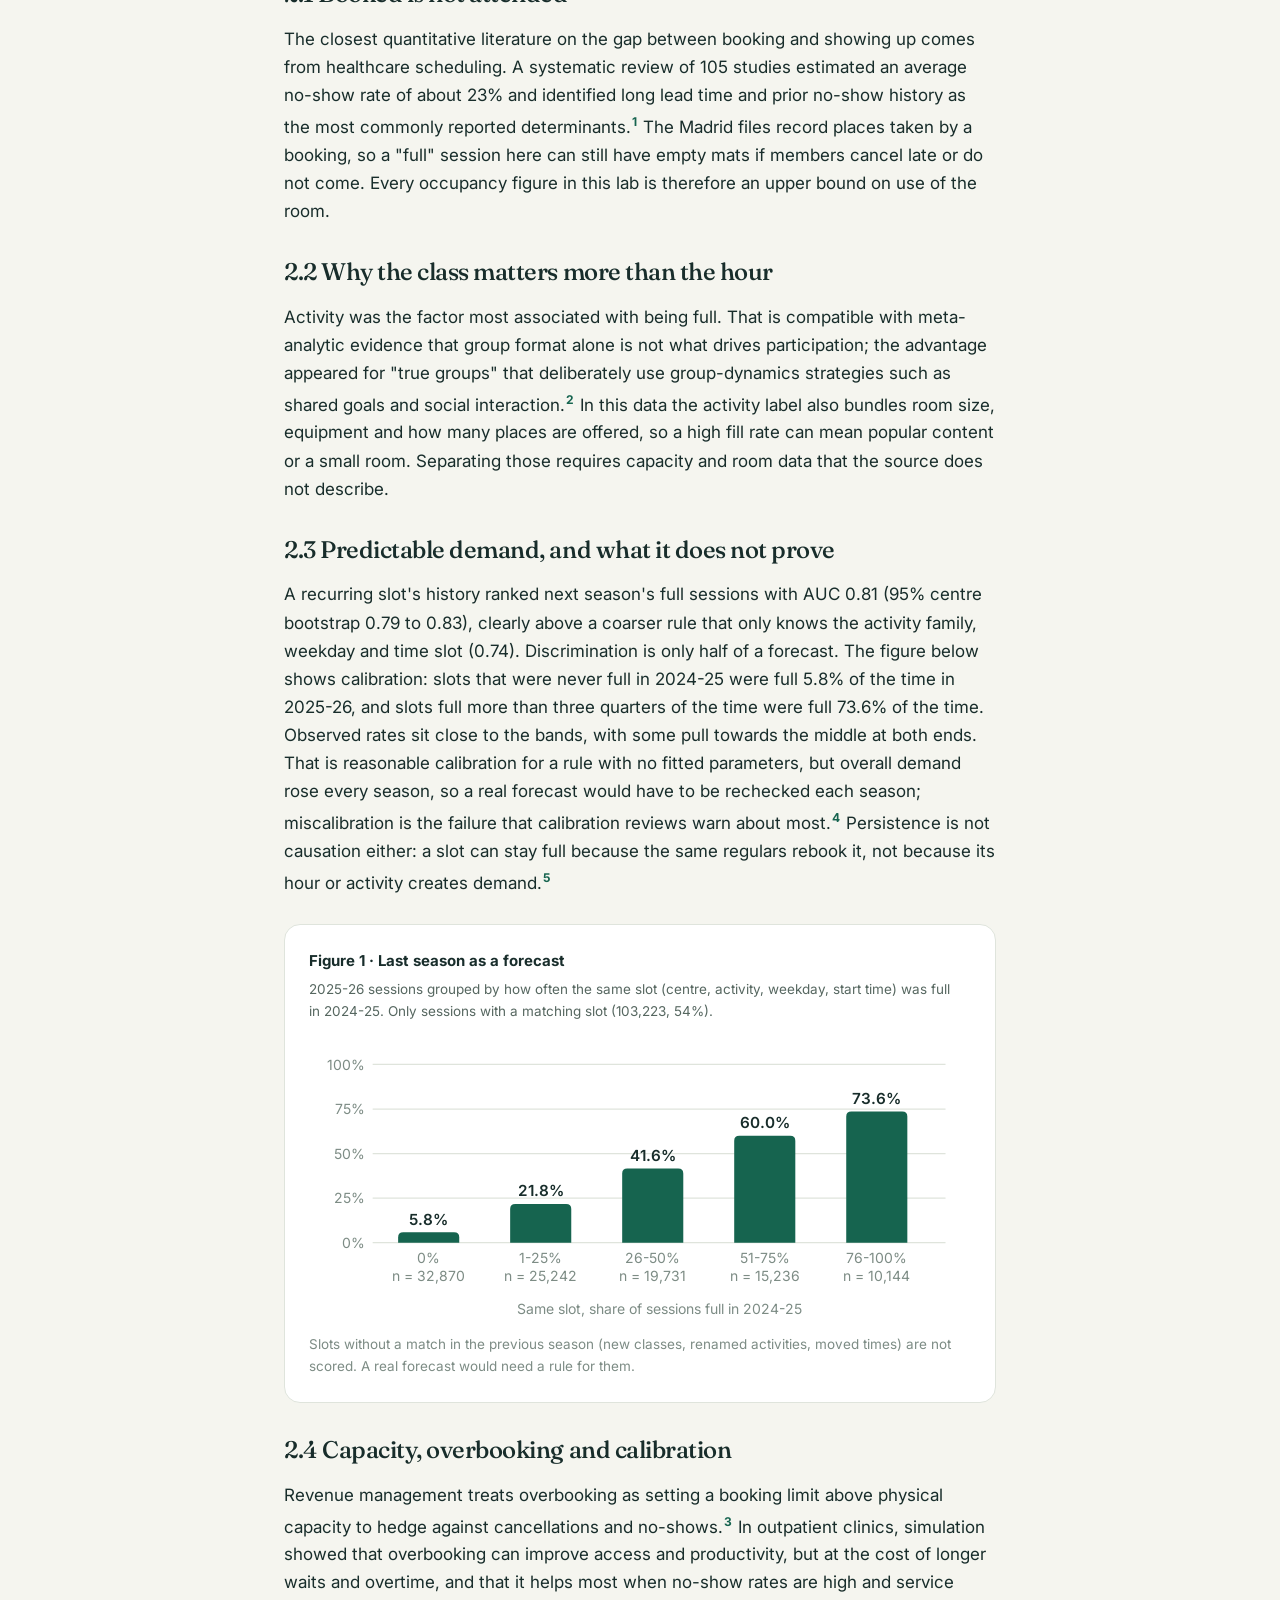
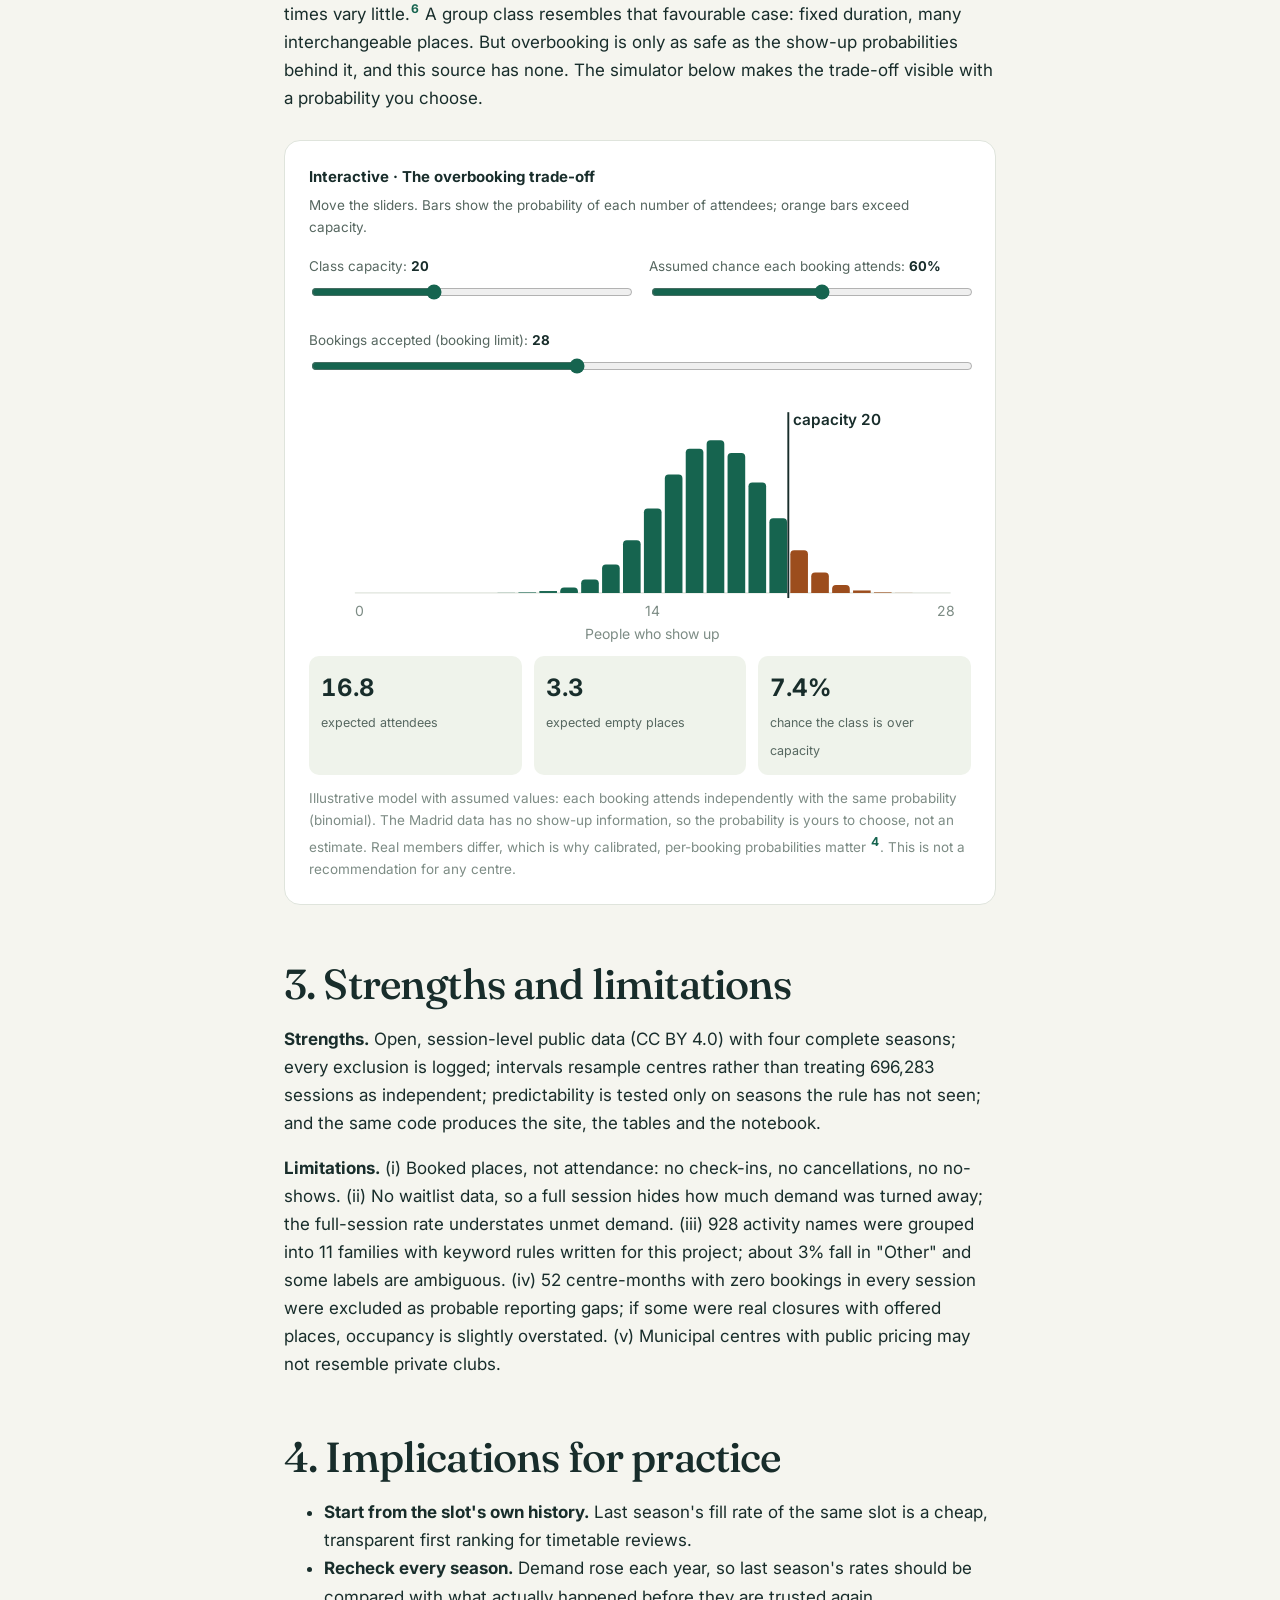
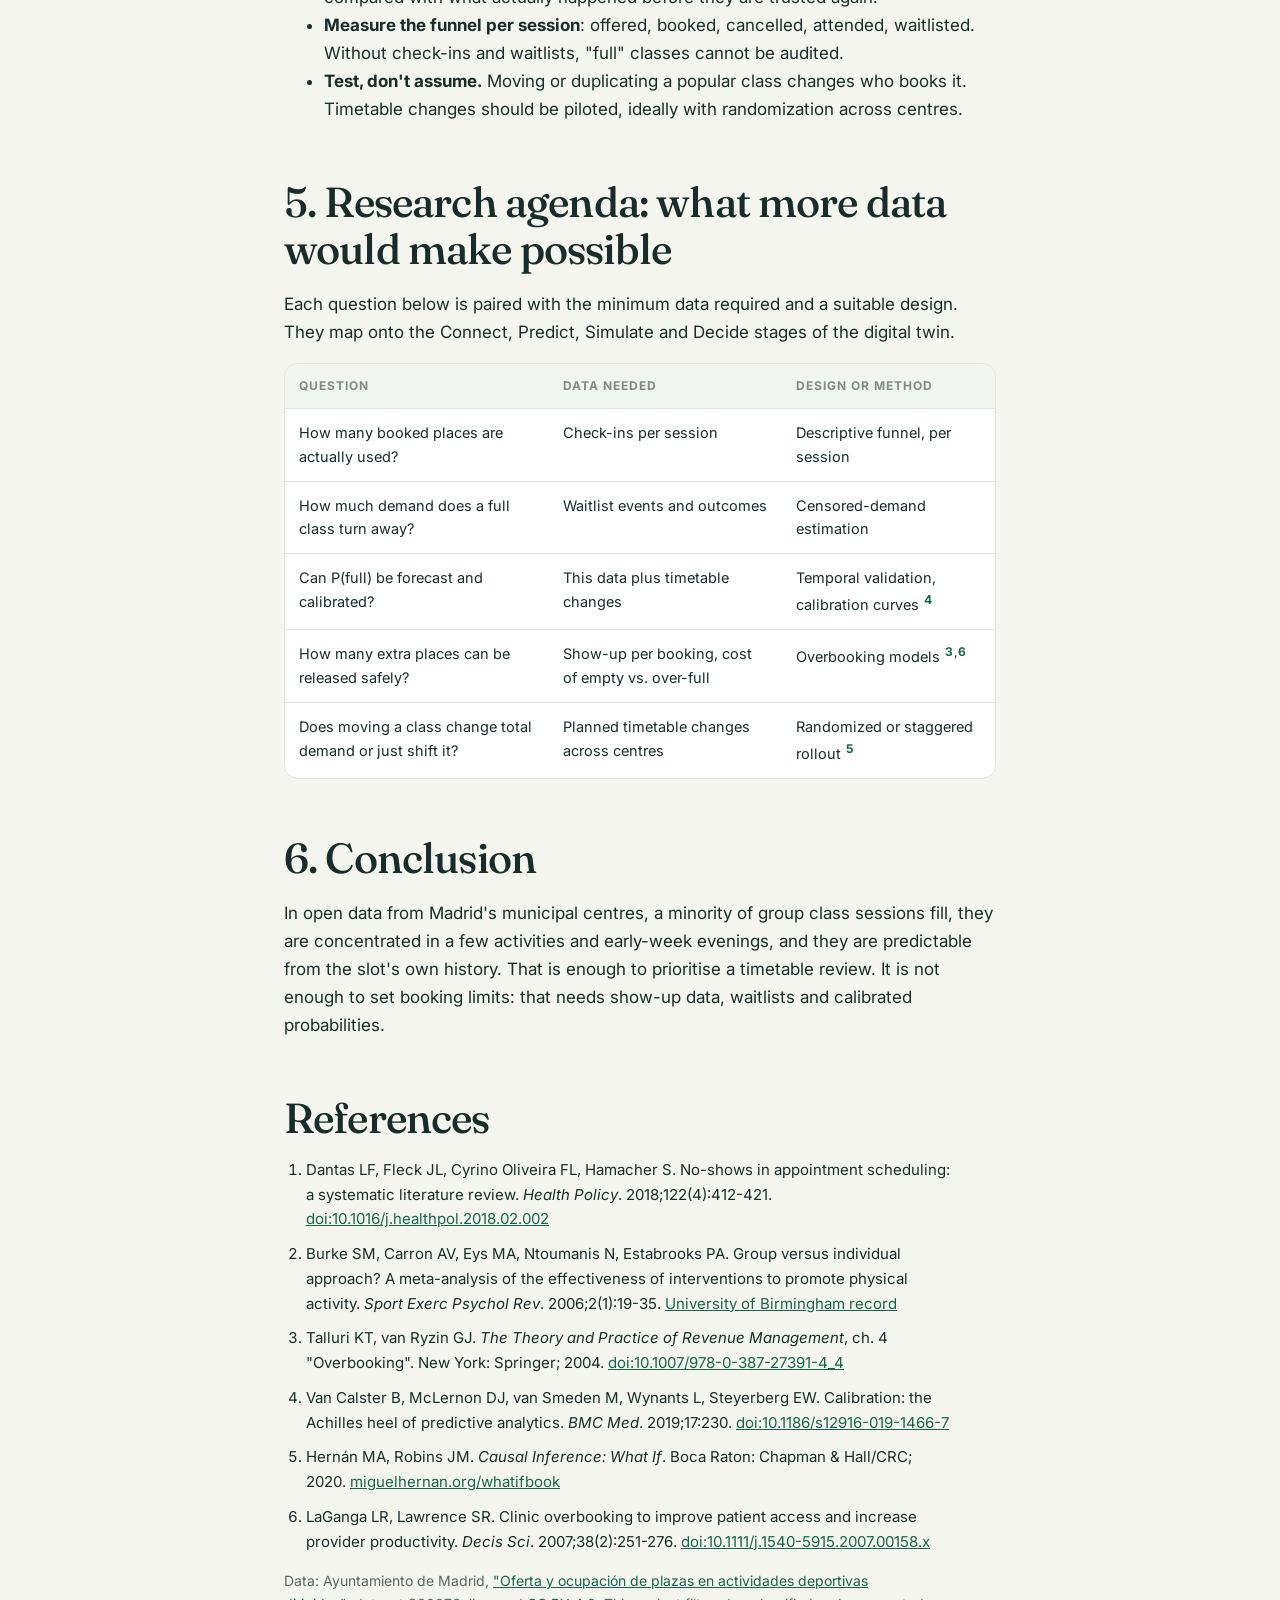
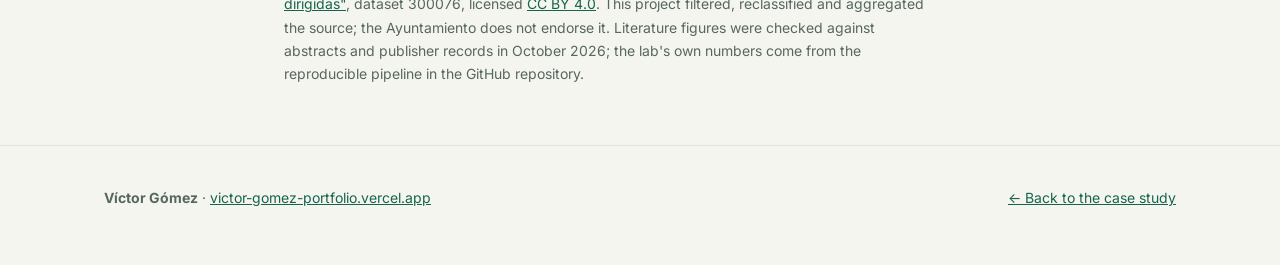
<file: site/evidence.html>
<!doctype html>
<html lang="en">
<head>
<meta charset="utf-8">
<meta name="viewport" content="width=device-width,initial-scale=1">
<title>Class Capacity Lab · Evidence &amp; discussion</title>
<meta name="title-en" content="Class Capacity Lab · Evidence & discussion">
<meta name="title-es" content="Class Capacity Lab · Evidencia y discusión">
<meta name="description" content="A discussion of the Class Capacity Lab findings on Madrid group class sessions: which classes fill, how predictable it is, what booked places cannot tell us, and what richer data would allow.">
<meta property="og:title" content="Class Capacity Lab · Evidence & discussion">
<meta property="og:description" content="Booked demand, season-to-season predictability and the limits of open session data, read against the literature on capacity, overbooking and calibration.">
<meta property="og:image" content="https://class-capacity-lab.vercel.app/assets/og.png">
<meta property="og:type" content="article">
<meta name="twitter:card" content="summary_large_image">
<link rel="icon" href="assets/favicon.svg" type="image/svg+xml">
<link rel="preconnect" href="https://fonts.googleapis.com"><link rel="preconnect" href="https://fonts.gstatic.com" crossorigin>
<link href="https://fonts.googleapis.com/css2?family=Fraunces:ital,opsz,wght@0,9..144,400..600;1,9..144,400..600&family=Inter:wght@400;500;600;700&display=swap" rel="stylesheet">
<link rel="stylesheet" href="assets/site.css">
<link rel="stylesheet" href="assets/motion.css">
<script src="assets/lang.js"></script>
<script src="assets/data.js"></script>
</head>
<body>
<div class="progress" aria-hidden="true"></div>
<header class="topbar">
  <div class="wrap">
    <a class="brand" href="index.html" data-keep-lang><span class="brand-mark" aria-hidden="true">◫</span>Class Capacity Lab</a>
    <nav class="nav" aria-label="Site">
      <a href="index.html" data-keep-lang><span data-l="en">Case study</span><span data-l="es">Caso de estudio</span></a>
      <a href="dashboard.html" data-keep-lang>Dashboard</a>
      <a href="evidence.html" data-keep-lang aria-current="page"><span data-l="en">Evidence</span><span data-l="es">Evidencia</span></a>
      <a href="https://github.com/victorgomezadapty/class-capacity-lab">GitHub</a>
    </nav>
    <div class="lang" role="group" aria-label="Language / Idioma">
      <button type="button" data-set-lang="en" aria-pressed="true">EN</button>
      <button type="button" data-set-lang="es" aria-pressed="false">ES</button>
    </div>
  </div>
</header>

<main class="wrap narrow article">
<div class="hero" style="padding-bottom:0">
  <div class="eyebrow"><span data-l="en">Evidence &amp; discussion</span><span data-l="es">Evidencia y discusión</span></div>
  <h1 style="font-size:clamp(34px,5vw,56px)" data-l="en">Offered, booked, full: reading four seasons of Madrid classes</h1>
  <h1 style="font-size:clamp(34px,5vw,56px)" data-l="es">Ofertadas, ocupadas, llenas: cuatro temporadas de clases en Madrid</h1>
  <p class="lead" data-l="en">Written as the discussion section of a research article: what we found, how it relates to published work on capacity and prediction, where it is weak, and which studies richer data would make possible.</p>
  <p class="lead" data-l="es">Escrito como la sección de discusión de un artículo científico: qué encontramos, cómo se relaciona con la literatura sobre capacidad y predicción, dónde es débil y qué estudios serían posibles con datos más ricos.</p>
  <nav class="toc" aria-label="Contents">
    <a href="#principal"><span data-l="en">1 · Principal findings</span><span data-l="es">1 · Hallazgos principales</span></a>
    <a href="#prior"><span data-l="en">2 · Comparison with prior work</span><span data-l="es">2 · Comparación con estudios previos</span></a>
    <a href="#limits"><span data-l="en">3 · Strengths &amp; limitations</span><span data-l="es">3 · Fortalezas y limitaciones</span></a>
    <a href="#practice"><span data-l="en">4 · Implications</span><span data-l="es">4 · Implicaciones</span></a>
    <a href="#agenda"><span data-l="en">5 · Research agenda</span><span data-l="es">5 · Agenda de investigación</span></a>
    <a href="#refs"><span data-l="en">References</span><span data-l="es">Referencias</span></a>
  </nav>
</div>

<div class="abstract">
  <h3 data-l="en">Summary</h3><h3 data-l="es">Resumen</h3>
  <p data-l="en">Across 696,283 directed class sessions in 73 Madrid municipal sports centres (September 2022 to August 2026), 55.5% of offered places were booked and 23.3% of sessions were fully booked. Both rose every season, reaching 61.6% and 27.4% in 2025-26 (95% centre bootstrap 24.7% to 30.3% for full sessions). Being full was most associated with the activity (Cramér's V 0.38) and the centre (0.22), less with the time slot (0.18) and weekday (0.12). A recurring slot's fill rate in one season ranked the next season's sessions well (AUC 0.81 to 0.82 across three season pairs). Because the source counts booked places and not people in the room, these results describe demand for places, not attendance.</p>
  <p data-l="es">En 696.283 sesiones de actividades dirigidas de 73 centros deportivos municipales de Madrid (septiembre de 2022 a agosto de 2026), se ocupó el 55,5% de las plazas ofertadas y el 23,3% de las sesiones se llenó por completo. Ambas cifras subieron cada temporada hasta 61,6% y 27,4% en 2025-26 (bootstrap por centros al 95%: 24,7% a 30,3% para sesiones llenas). Llenarse se asoció sobre todo con la actividad (V de Cramér 0,38) y el centro (0,22), y menos con la franja (0,18) y el día (0,12). La tasa de llenado de un horario recurrente en una temporada ordenó bien las sesiones de la siguiente (AUC 0,81 a 0,82 en tres pares de temporadas). Como la fuente cuenta plazas ocupadas y no personas en la sala, estos resultados describen demanda de plazas, no asistencia.</p>
</div>

<span id="principal" style="display:block;scroll-margin-top:80px"></span>
<h2 data-l="en">1. Principal findings</h2>
<h2 data-l="es">1. Hallazgos principales</h2>
<p data-l="en">Three results carry most of the information. First, <strong>full sessions are concentrated</strong>: weekday evenings early in the week (Monday 42.4%, Tuesday 38.6%) and a few activities (racket conditioning 46.0%, Pilates 40.2%) fill far more often than weekend afternoons (1.2% on Saturday) or swimming (9.4%). Second, <strong>where and what matter more than when</strong>: activity and centre are more strongly associated with being full than weekday or month. Third, <strong>fullness is persistent</strong>: the occupancy of a recurring slot correlates 0.83 to 0.85 from one season to the next, and last season's fill rate ranks this season's sessions with AUC 0.81.</p>
<p data-l="es">Tres resultados concentran la mayor parte de la información. Primero, <strong>las sesiones llenas están concentradas</strong>: las tardes-noche de inicio de semana (lunes 42,4%, martes 38,6%) y unas pocas actividades (acondicionamiento de raqueta 46,0%, Pilates 40,2%) se llenan mucho más que las tardes de fin de semana (1,2% el sábado) o la natación (9,4%). Segundo, <strong>dónde y qué importan más que cuándo</strong>: la actividad y el centro se asocian más con llenarse que el día o el mes. Tercero, <strong>llenarse es persistente</strong>: la ocupación de un horario recurrente se correlaciona entre 0,83 y 0,85 de una temporada a la siguiente, y la tasa de llenado de la temporada pasada ordena las sesiones de la actual con un AUC de 0,81.</p>
<p data-l="en">A fourth pattern is less obvious: some families combine many full sessions with many empty ones. Cross training and functional sessions had zero bookings 27.7% of the time, against 3.1% for Pilates, which suggests open-access or low-demand sessions grouped under the same label. The activity name alone does not describe how a session is run.</p>
<p data-l="es">Un cuarto patrón es menos evidente: algunas familias combinan muchas sesiones llenas con muchas vacías. Las sesiones de cross training y funcional tuvieron cero ocupadas el 27,7% de las veces, frente al 3,1% en Pilates, lo que sugiere sesiones de acceso libre o de baja demanda agrupadas bajo la misma etiqueta. El nombre de la actividad no describe por sí solo cómo se organiza una sesión.</p>

<span id="prior" style="display:block;scroll-margin-top:80px"></span>
<h2 data-l="en">2. Comparison with prior work</h2>
<h2 data-l="es">2. Comparación con estudios previos</h2>

<h3 data-l="en">2.1 Booked is not attended</h3>
<h3 data-l="es">2.1 Reservado no es asistido</h3>
<p data-l="en">The closest quantitative literature on the gap between booking and showing up comes from healthcare scheduling. A systematic review of 105 studies estimated an average no-show rate of about 23% and identified long lead time and prior no-show history as the most commonly reported determinants.<sup><a href="#r1">1</a></sup> The Madrid files record places taken by a booking, so a "full" session here can still have empty mats if members cancel late or do not come. Every occupancy figure in this lab is therefore an upper bound on use of the room.</p>
<p data-l="es">La literatura cuantitativa más cercana sobre la brecha entre reservar y llegar proviene de la programación de citas en salud. Una revisión sistemática de 105 estudios estimó una tasa media de no-show de alrededor del 23% e identificó la anticipación larga y el historial previo de no-shows como los determinantes reportados con más frecuencia.<sup><a href="#r1">1</a></sup> Los archivos de Madrid registran plazas tomadas por una reserva, así que una sesión "llena" aquí puede tener colchonetas vacías si los socios cancelan tarde o no llegan. Por eso cada cifra de ocupación de este laboratorio es un límite superior del uso real de la sala.</p>

<h3 data-l="en">2.2 Why the class matters more than the hour</h3>
<h3 data-l="es">2.2 Por qué la clase importa más que la hora</h3>
<p data-l="en">Activity was the factor most associated with being full. That is compatible with meta-analytic evidence that group format alone is not what drives participation; the advantage appeared for "true groups" that deliberately use group-dynamics strategies such as shared goals and social interaction.<sup><a href="#r2">2</a></sup> In this data the activity label also bundles room size, equipment and how many places are offered, so a high fill rate can mean popular content or a small room. Separating those requires capacity and room data that the source does not describe.</p>
<p data-l="es">La actividad fue el factor más asociado con llenarse. Esto es compatible con evidencia metaanalítica de que el formato grupal por sí solo no es lo que impulsa la participación; la ventaja apareció en los "grupos reales" que usan deliberadamente estrategias de dinámica de grupo, como metas compartidas e interacción social.<sup><a href="#r2">2</a></sup> En estos datos, la etiqueta de actividad también agrupa tamaño de sala, equipamiento y número de plazas ofertadas, así que una tasa de llenado alta puede significar contenido popular o una sala pequeña. Separar eso requiere datos de capacidad y de sala que la fuente no describe.</p>

<h3 data-l="en">2.3 Predictable demand, and what it does not prove</h3>
<h3 data-l="es">2.3 Demanda predecible, y lo que no demuestra</h3>
<p data-l="en">A recurring slot's history ranked next season's full sessions with AUC 0.81 (95% centre bootstrap 0.79 to 0.83), clearly above a coarser rule that only knows the activity family, weekday and time slot (0.74). Discrimination is only half of a forecast. The figure below shows calibration: slots that were never full in 2024-25 were full 5.8% of the time in 2025-26, and slots full more than three quarters of the time were full 73.6% of the time. Observed rates sit close to the bands, with some pull towards the middle at both ends. That is reasonable calibration for a rule with no fitted parameters, but overall demand rose every season, so a real forecast would have to be rechecked each season; miscalibration is the failure that calibration reviews warn about most.<sup><a href="#r4">4</a></sup> Persistence is not causation either: a slot can stay full because the same regulars rebook it, not because its hour or activity creates demand.<sup><a href="#r5">5</a></sup></p>
<p data-l="es">La historia de un horario recurrente ordenó las sesiones llenas de la temporada siguiente con un AUC de 0,81 (bootstrap por centros al 95%: 0,79 a 0,83), claramente por encima de una regla más gruesa que solo conoce la familia de actividad, el día y la franja (0,74). La discriminación es solo la mitad de una predicción. La figura muestra la calibración: los horarios que nunca se llenaron en 2024-25 se llenaron el 5,8% de las veces en 2025-26, y los que se llenaron más de tres cuartas partes de las veces se llenaron el 73,6%. Las tasas observadas quedan cerca de las bandas, con algo de atracción hacia el centro en ambos extremos. Es una calibración razonable para una regla sin parámetros ajustados, pero la demanda global subió cada temporada, así que una predicción real tendría que revisarse cada temporada; la mala calibración es el fallo sobre el que más advierten las revisiones de calibración.<sup><a href="#r4">4</a></sup> La persistencia tampoco es causalidad: un horario puede seguir lleno porque los mismos habituales vuelven a reservarlo, no porque su hora o actividad cree la demanda.<sup><a href="#r5">5</a></sup></p>
<figure class="figure reveal">
  <p class="fig-title" data-l="en">Figure 1 · Last season as a forecast</p><p class="fig-title" data-l="es">Figura 1 · La temporada pasada como predicción</p>
  <p class="fig-sub" data-l="en">2025-26 sessions grouped by how often the same slot (centre, activity, weekday, start time) was full in 2024-25. Only sessions with a matching slot (103,223, 54%).</p>
  <p class="fig-sub" data-l="es">Sesiones de 2025-26 agrupadas según cuánto se llenó el mismo horario (centro, actividad, día, hora de inicio) en 2024-25. Solo sesiones con horario equivalente (103.223, 54%).</p>
  <div class="viz" data-fig="calib"></div>
  <figcaption data-l="en">Slots without a match in the previous season (new classes, renamed activities, moved times) are not scored. A real forecast would need a rule for them.</figcaption>
  <figcaption data-l="es">Los horarios sin equivalente en la temporada anterior (clases nuevas, actividades renombradas, horas cambiadas) no se evalúan. Una predicción real necesitaría una regla para ellos.</figcaption>
</figure>

<h3 data-l="en">2.4 Capacity, overbooking and calibration</h3>
<h3 data-l="es">2.4 Capacidad, sobreventa y calibración</h3>
<p data-l="en">Revenue management treats overbooking as setting a booking limit above physical capacity to hedge against cancellations and no-shows.<sup><a href="#r3">3</a></sup> In outpatient clinics, simulation showed that overbooking can improve access and productivity, but at the cost of longer waits and overtime, and that it helps most when no-show rates are high and service times vary little.<sup><a href="#r6">6</a></sup> A group class resembles that favourable case: fixed duration, many interchangeable places. But overbooking is only as safe as the show-up probabilities behind it, and this source has none. The simulator below makes the trade-off visible with a probability you choose.</p>
<p data-l="es">La gestión de ingresos (revenue management) trata la sobreventa como fijar un límite de reservas por encima de la capacidad física para cubrirse frente a cancelaciones y no-shows.<sup><a href="#r3">3</a></sup> En consultas externas, la simulación mostró que la sobreventa puede mejorar el acceso y la productividad, pero a costa de esperas más largas y horas extra, y que ayuda más cuando las tasas de no-show son altas y la duración del servicio varía poco.<sup><a href="#r6">6</a></sup> Una clase grupal se parece a ese caso favorable: duración fija y muchas plazas intercambiables. Pero la sobreventa solo es tan segura como las probabilidades de asistencia que la respaldan, y esta fuente no tiene ninguna. El simulador hace visible el dilema con una probabilidad que eliges tú.</p>

<figure class="figure reveal" id="simulator">
  <p class="fig-title" data-l="en">Interactive · The overbooking trade-off</p><p class="fig-title" data-l="es">Interactivo · El dilema de la sobreventa</p>
  <p class="fig-sub" data-l="en">Move the sliders. Bars show the probability of each number of attendees; orange bars exceed capacity.</p>
  <p class="fig-sub" data-l="es">Mueve los controles. Las barras muestran la probabilidad de cada número de asistentes; las naranjas superan la capacidad.</p>
  <div class="sim-controls">
    <label><span data-l="en">Class capacity</span><span data-l="es">Capacidad de la clase</span>: <output id="o-cap">20</output><input id="sim-cap" type="range" min="8" max="40" value="20"></label>
    <label><span data-l="en">Assumed chance each booking attends</span><span data-l="es">Probabilidad supuesta de que cada reserva asista</span>: <output id="o-p">60%</output><input id="sim-p" type="range" min="20" max="95" value="60"></label>
    <label style="grid-column:1/-1"><span data-l="en">Bookings accepted (booking limit)</span><span data-l="es">Reservas aceptadas (límite de reservas)</span>: <output id="o-lim">28</output><input id="sim-lim" type="range" min="20" max="40" value="28"></label>
  </div>
  <div class="viz in"></div>
  <div class="sim-stats">
    <div><b id="s-exp">16.8</b><span data-l="en">expected attendees</span><span data-l="es">asistentes esperados</span></div>
    <div><b id="s-empty">3.6</b><span data-l="en">expected empty places</span><span data-l="es">plazas vacías esperadas</span></div>
    <div><b id="s-over">2%</b><span data-l="en">chance the class is over capacity</span><span data-l="es">probabilidad de sobrecupo</span></div>
  </div>
  <figcaption data-l="en">Illustrative model with assumed values: each booking attends independently with the same probability (binomial). The Madrid data has no show-up information, so the probability is yours to choose, not an estimate. Real members differ, which is why calibrated, per-booking probabilities matter <sup><a href="#r4">4</a></sup>. This is not a recommendation for any centre.</figcaption>
  <figcaption data-l="es">Modelo ilustrativo con valores supuestos: cada reserva asiste de forma independiente con la misma probabilidad (binomial). Los datos de Madrid no tienen información de asistencia, así que la probabilidad la eliges tú, no es una estimación. Los socios reales difieren; por eso importan las probabilidades calibradas por reserva <sup><a href="#r4">4</a></sup>. No es una recomendación para ningún centro.</figcaption>
</figure>
<span id="limits" style="display:block;scroll-margin-top:80px"></span>
<h2 data-l="en">3. Strengths and limitations</h2>
<h2 data-l="es">3. Fortalezas y limitaciones</h2>
<p data-l="en"><strong>Strengths.</strong> Open, session-level public data (CC BY 4.0) with four complete seasons; every exclusion is logged; intervals resample centres rather than treating 696,283 sessions as independent; predictability is tested only on seasons the rule has not seen; and the same code produces the site, the tables and the notebook.</p>
<p data-l="es"><strong>Fortalezas.</strong> Datos públicos abiertos por sesión (CC BY 4.0) con cuatro temporadas completas; cada exclusión queda registrada; los intervalos remuestrean centros en vez de tratar 696.283 sesiones como independientes; la predictibilidad se prueba solo en temporadas que la regla no ha visto; y el mismo código genera el sitio, las tablas y el notebook.</p>
<p data-l="en"><strong>Limitations.</strong> (i) Booked places, not attendance: no check-ins, no cancellations, no no-shows. (ii) No waitlist data, so a full session hides how much demand was turned away; the full-session rate understates unmet demand. (iii) 928 activity names were grouped into 11 families with keyword rules written for this project; about 3% fall in "Other" and some labels are ambiguous. (iv) 52 centre-months with zero bookings in every session were excluded as probable reporting gaps; if some were real closures with offered places, occupancy is slightly overstated. (v) Municipal centres with public pricing may not resemble private clubs.</p>
<p data-l="es"><strong>Limitaciones.</strong> (i) Plazas ocupadas, no asistencia: no hay check-ins, cancelaciones ni no-shows. (ii) No hay datos de lista de espera, así que una sesión llena oculta cuánta demanda quedó fuera; la tasa de sesiones llenas subestima la demanda no atendida. (iii) 928 nombres de actividad se agruparon en 11 familias con reglas de palabras clave escritas para este proyecto; cerca del 3% queda en "Otras" y algunas etiquetas son ambiguas. (iv) Se excluyeron 52 centros-mes con cero ocupadas en todas sus sesiones como probables huecos de registro; si alguno fue un cierre real con plazas ofertadas, la ocupación queda algo sobreestimada. (v) Los centros municipales con precios públicos pueden no parecerse a clubes privados.</p>

<span id="practice" style="display:block;scroll-margin-top:80px"></span>
<h2 data-l="en">4. Implications for practice</h2>
<h2 data-l="es">4. Implicaciones para la práctica</h2>
<ul>
  <li data-l="en"><strong>Start from the slot's own history.</strong> Last season's fill rate of the same slot is a cheap, transparent first ranking for timetable reviews.</li>
  <li data-l="es"><strong>Partir de la historia del propio horario.</strong> La tasa de llenado del mismo horario la temporada pasada es un primer orden barato y transparente para revisar horarios.</li>
  <li data-l="en"><strong>Recheck every season.</strong> Demand rose each year, so last season's rates should be compared with what actually happened before they are trusted again.</li>
  <li data-l="es"><strong>Revisar cada temporada.</strong> La demanda subió cada año, así que las tasas de la temporada pasada deben compararse con lo que realmente pasó antes de volver a confiar en ellas.</li>
  <li data-l="en"><strong>Measure the funnel per session</strong>: offered, booked, cancelled, attended, waitlisted. Without check-ins and waitlists, "full" classes cannot be audited.</li>
  <li data-l="es"><strong>Medir el embudo por sesión</strong>: ofertadas, reservadas, canceladas, asistidas, en lista de espera. Sin check-ins ni listas de espera, las clases "llenas" no se pueden auditar.</li>
  <li data-l="en"><strong>Test, don't assume.</strong> Moving or duplicating a popular class changes who books it. Timetable changes should be piloted, ideally with randomization across centres.</li>
  <li data-l="es"><strong>Probar, no asumir.</strong> Mover o duplicar una clase popular cambia quién la reserva. Los cambios de horario deben pilotarse, idealmente con aleatorización entre centros.</li>
</ul>

<span id="agenda" style="display:block;scroll-margin-top:80px"></span>
<h2 data-l="en">5. Research agenda: what more data would make possible</h2>
<h2 data-l="es">5. Agenda de investigación: qué permitirían más datos</h2>
<p data-l="en">Each question below is paired with the minimum data required and a suitable design. They map onto the Connect, Predict, Simulate and Decide stages of the digital twin.</p>
<p data-l="es">Cada pregunta se acompaña de los datos mínimos necesarios y un diseño adecuado. Corresponden a las etapas Conectar, Predecir, Simular y Decidir del gemelo digital.</p>
<div class="table-wrap" style="max-width:none">
<table>
  <thead><tr>
    <th><span data-l="en">Question</span><span data-l="es">Pregunta</span></th>
    <th><span data-l="en">Data needed</span><span data-l="es">Datos necesarios</span></th>
    <th><span data-l="en">Design or method</span><span data-l="es">Diseño o método</span></th>
  </tr></thead>
  <tbody>
    <tr><td><span data-l="en">How many booked places are actually used?</span><span data-l="es">¿Cuántas plazas reservadas se usan de verdad?</span></td><td><span data-l="en">Check-ins per session</span><span data-l="es">Check-ins por sesión</span></td><td><span data-l="en">Descriptive funnel, per session</span><span data-l="es">Embudo descriptivo por sesión</span></td></tr>
    <tr><td><span data-l="en">How much demand does a full class turn away?</span><span data-l="es">¿Cuánta demanda deja fuera una clase llena?</span></td><td><span data-l="en">Waitlist events and outcomes</span><span data-l="es">Eventos y resultados de lista de espera</span></td><td><span data-l="en">Censored-demand estimation</span><span data-l="es">Estimación de demanda censurada</span></td></tr>
    <tr><td><span data-l="en">Can P(full) be forecast and calibrated?</span><span data-l="es">¿Se puede predecir y calibrar P(llena)?</span></td><td><span data-l="en">This data plus timetable changes</span><span data-l="es">Estos datos más cambios de horario</span></td><td><span data-l="en">Temporal validation, calibration curves <sup><a href="#r4">4</a></sup></span><span data-l="es">Validación temporal, curvas de calibración <sup><a href="#r4">4</a></sup></span></td></tr>
    <tr><td><span data-l="en">How many extra places can be released safely?</span><span data-l="es">¿Cuántas plazas extra se pueden liberar con seguridad?</span></td><td><span data-l="en">Show-up per booking, cost of empty vs. over-full</span><span data-l="es">Asistencia por reserva, costo de plaza vacía vs. sobrecupo</span></td><td><span data-l="en">Overbooking models <sup><a href="#r3">3</a>,<a href="#r6">6</a></sup></span><span data-l="es">Modelos de sobreventa <sup><a href="#r3">3</a>,<a href="#r6">6</a></sup></span></td></tr>
    <tr><td><span data-l="en">Does moving a class change total demand or just shift it?</span><span data-l="es">¿Mover una clase cambia la demanda total o solo la desplaza?</span></td><td><span data-l="en">Planned timetable changes across centres</span><span data-l="es">Cambios de horario planificados entre centros</span></td><td><span data-l="en">Randomized or staggered rollout <sup><a href="#r5">5</a></sup></span><span data-l="es">Despliegue aleatorizado o escalonado <sup><a href="#r5">5</a></sup></span></td></tr>
  </tbody>
</table>
</div>

<span id="conclusion" style="display:block;scroll-margin-top:80px"></span>
<h2 data-l="en">6. Conclusion</h2>
<h2 data-l="es">6. Conclusión</h2>
<p data-l="en">In open data from Madrid's municipal centres, a minority of group class sessions fill, they are concentrated in a few activities and early-week evenings, and they are predictable from the slot's own history. That is enough to prioritise a timetable review. It is not enough to set booking limits: that needs show-up data, waitlists and calibrated probabilities.</p>
<p data-l="es">En los datos abiertos de los centros municipales de Madrid, una minoría de las sesiones de clases grupales se llena, se concentra en pocas actividades y en las tardes-noche de inicio de semana, y es predecible a partir de la historia del propio horario. Eso basta para priorizar una revisión de horarios. No basta para fijar límites de reserva: para eso hacen falta datos de asistencia, listas de espera y probabilidades calibradas.</p>

<span id="refs" style="display:block;scroll-margin-top:80px"></span>
<h2 data-l="en">References</h2>
<h2 data-l="es">Referencias</h2>
<ol class="refs">
  <li id="r1">Dantas LF, Fleck JL, Cyrino Oliveira FL, Hamacher S. No-shows in appointment scheduling: a systematic literature review. <em>Health Policy</em>. 2018;122(4):412-421. <a href="https://doi.org/10.1016/j.healthpol.2018.02.002">doi:10.1016/j.healthpol.2018.02.002</a></li>
  <li id="r2">Burke SM, Carron AV, Eys MA, Ntoumanis N, Estabrooks PA. Group versus individual approach? A meta-analysis of the effectiveness of interventions to promote physical activity. <em>Sport Exerc Psychol Rev</em>. 2006;2(1):19-35. <a href="https://research.birmingham.ac.uk/en/publications/group-versus-individual-approach-a-meta-analysis-of-the-effective/">University of Birmingham record</a></li>
  <li id="r3">Talluri KT, van Ryzin GJ. <em>The Theory and Practice of Revenue Management</em>, ch. 4 "Overbooking". New York: Springer; 2004. <a href="https://doi.org/10.1007/978-0-387-27391-4_4">doi:10.1007/978-0-387-27391-4_4</a></li>
  <li id="r4">Van Calster B, McLernon DJ, van Smeden M, Wynants L, Steyerberg EW. Calibration: the Achilles heel of predictive analytics. <em>BMC Med</em>. 2019;17:230. <a href="https://doi.org/10.1186/s12916-019-1466-7">doi:10.1186/s12916-019-1466-7</a></li>
  <li id="r5">Hernán MA, Robins JM. <em>Causal Inference: What If</em>. Boca Raton: Chapman &amp; Hall/CRC; 2020. <a href="https://miguelhernan.org/whatifbook">miguelhernan.org/whatifbook</a></li>
  <li id="r6">LaGanga LR, Lawrence SR. Clinic overbooking to improve patient access and increase provider productivity. <em>Decis Sci</em>. 2007;38(2):251-276. <a href="https://doi.org/10.1111/j.1540-5915.2007.00158.x">doi:10.1111/j.1540-5915.2007.00158.x</a></li>
</ol>
<p class="small muted" data-l="en">Data: Ayuntamiento de Madrid, <a href="https://datos.madrid.es/dataset/300076-0-deportes-ocupacion">"Oferta y ocupación de plazas en actividades deportivas dirigidas"</a>, dataset 300076, licensed <a href="https://creativecommons.org/licenses/by/4.0/">CC BY 4.0</a>. This project filtered, reclassified and aggregated the source; the Ayuntamiento does not endorse it. Literature figures were checked against abstracts and publisher records in October 2026; the lab's own numbers come from the reproducible pipeline in the GitHub repository.</p>
<p class="small muted" data-l="es">Datos: Ayuntamiento de Madrid, <a href="https://datos.madrid.es/dataset/300076-0-deportes-ocupacion">"Oferta y ocupación de plazas en actividades deportivas dirigidas"</a>, dataset 300076, licencia <a href="https://creativecommons.org/licenses/by/4.0/">CC BY 4.0</a>. Este proyecto filtró, reclasificó y agregó la fuente; el Ayuntamiento no lo respalda. Las cifras de la literatura se verificaron contra resúmenes y registros editoriales en octubre de 2026; los números propios del laboratorio provienen del pipeline reproducible del repositorio de GitHub.</p>
</main>

<footer style="margin-top:60px">
  <div class="wrap">
    <div><strong>Víctor Gómez</strong> · <a href="https://victor-gomez-portfolio.vercel.app">victor-gomez-portfolio.vercel.app</a></div>
    <div class="small"><a href="index.html" data-keep-lang><span data-l="en">← Back to the case study</span><span data-l="es">← Volver al caso de estudio</span></a></div>
  </div>
</footer>
<script src="assets/motion.js" defer></script>
</body>
</html>
</file>
<file: site/assets/site.css>
:root{
  --paper:#f5f5ef;--card:#fff;--ink:#182d2b;--muted:#566760;--soft:#7d8c85;
  --green:#16644f;--deep:#183e33;--lime:#d6ee98;--line:#dfe4dc;--sand:#eee4d0;--orange:#9c4d1d;
  --bar-bg:#e7ece4;--chip:#e5ebde;--focus:#a05b1c;
  --serif:"Fraunces",Georgia,"Times New Roman",serif;--sans:"Inter",system-ui,-apple-system,"Segoe UI",Arial,sans-serif;
}
@media (prefers-color-scheme:dark){:root:not([data-theme="light"]){
  --paper:#0f1a17;--card:#16231f;--ink:#e8efe9;--muted:#a9b8b0;--soft:#8a9a92;
  --green:#7fcfa9;--deep:#0b1512;--lime:#c9e88a;--line:#2a3a34;--sand:#2b261c;--orange:#e39a68;
  --bar-bg:#22322c;--chip:#20302a;--focus:#e3a35f;
}}
:root[data-theme="dark"]{
  --paper:#0f1a17;--card:#16231f;--ink:#e8efe9;--muted:#a9b8b0;--soft:#8a9a92;
  --green:#7fcfa9;--deep:#0b1512;--lime:#c9e88a;--line:#2a3a34;--sand:#2b261c;--orange:#e39a68;
  --bar-bg:#22322c;--chip:#20302a;--focus:#e3a35f;
}
*{box-sizing:border-box}
html{scroll-behavior:smooth;-webkit-text-size-adjust:100%}
body{margin:0;background:var(--paper);color:var(--ink);font-family:var(--sans);font-size:17px;line-height:1.65;overflow-x:hidden}
html[lang="es"] [data-l="en"],html[lang="en"] [data-l="es"]{display:none!important}
a{color:var(--green)}
:focus-visible{outline:3px solid var(--focus);outline-offset:3px;border-radius:4px}
img,svg{max-width:100%}
.wrap{max-width:1120px;margin:0 auto;padding:0 24px}
.narrow{max-width:760px}

/* Top bar */
.topbar{position:sticky;top:0;z-index:20;background:color-mix(in srgb,var(--paper) 88%,transparent);backdrop-filter:blur(10px);border-bottom:1px solid var(--line)}
.topbar .wrap{display:flex;align-items:center;gap:18px;height:62px}
.brand{display:flex;align-items:center;gap:10px;text-decoration:none;color:var(--ink);font-weight:700;letter-spacing:.2px;white-space:nowrap}
.brand-mark{width:30px;height:30px;border-radius:8px;background:var(--deep);color:var(--lime);display:grid;place-items:center;font-size:16px;border:1px solid color-mix(in srgb,var(--lime) 55%,transparent)}
.nav{display:flex;gap:4px;margin-left:auto;align-items:center}
.nav a{color:var(--muted);text-decoration:none;font-size:14px;padding:7px 11px;border-radius:7px;white-space:nowrap}
.nav a:hover,.nav a[aria-current="page"]{color:var(--ink);background:var(--chip)}
.lang{display:inline-flex;border:1px solid var(--line);border-radius:8px;overflow:hidden;margin-left:6px}
.lang button{border:0;background:transparent;color:var(--muted);font:600 12px var(--sans);padding:7px 10px;cursor:pointer}
.lang button[aria-pressed="true"]{background:var(--green);color:var(--paper)}
.menu-btn{display:none}

/* Hero */
.hero{padding-top:76px;padding-bottom:40px}
.eyebrow{color:var(--green);font-size:12px;font-weight:700;letter-spacing:2px;text-transform:uppercase}
h1,h2,h3{font-family:var(--serif);font-weight:500;letter-spacing:-.02em;line-height:1.12;margin:0}
h1{font-size:clamp(38px,6vw,70px);margin:16px 0 22px;max-width:920px}
h1 em,h2 em{font-style:italic;color:var(--green)}
h2{font-size:clamp(28px,3.6vw,42px);margin:10px 0 16px}
h3{font-size:22px;margin:0 0 8px}
.lead{font-size:clamp(18px,2vw,21px);color:var(--muted);max-width:720px}
.cta{display:flex;flex-wrap:wrap;gap:12px;margin:30px 0 0}
.btn{display:inline-flex;align-items:center;gap:8px;padding:12px 18px;border-radius:9px;font-weight:600;font-size:15px;text-decoration:none;border:1px solid var(--line);color:var(--ink);background:var(--card)}
.btn.primary{background:var(--deep);border-color:var(--deep);color:#fff}
.btn:hover{transform:translateY(-1px)}
.kpis{display:grid;grid-template-columns:repeat(4,1fr);gap:14px;margin:52px 0 0}
.kpi{background:var(--card);border:1px solid var(--line);border-radius:14px;padding:20px}
.kpi.dark{background:var(--deep);border-color:var(--deep);color:#fff}
.kpi b{display:block;font-family:var(--serif);font-weight:500;font-size:40px;line-height:1.1;letter-spacing:-.02em}
.kpi span{font-size:13px;color:var(--muted)}
.kpi.dark span{color:#c4d9cd}

/* Sections */
section{padding:64px 0;border-top:1px solid var(--line)}
.section-num{font-size:12px;letter-spacing:2px;color:var(--soft);font-weight:700}
.grid-2{display:grid;grid-template-columns:1fr 1fr;gap:28px;align-items:start}
.grid-3{display:grid;grid-template-columns:repeat(3,1fr);gap:18px}
.card{background:var(--card);border:1px solid var(--line);border-radius:16px;padding:26px}
.card p{margin:0 0 10px}
.muted{color:var(--muted)}
.small{font-size:14px}
.tag{display:inline-block;background:var(--chip);color:var(--green);font-size:12px;font-weight:700;letter-spacing:.6px;padding:4px 9px;border-radius:5px;text-transform:uppercase}
.tag.warn{background:var(--sand);color:var(--orange)}
.callout{border-left:4px solid var(--green);background:var(--card);padding:18px 22px;border-radius:0 12px 12px 0;margin:24px 0}
.callout.warn{border-color:var(--orange)}

/* Bar charts (HTML) */
.bars{display:grid;gap:10px;margin:18px 0 6px}
.bar-row{display:grid;grid-template-columns:118px 1fr 58px;gap:12px;align-items:center;font-size:14px}
.bar-track{height:14px;background:var(--bar-bg);border-radius:7px;overflow:hidden;position:relative}
.bar-fill{height:100%;background:var(--green);border-radius:7px}
.bar-fill.alt{background:var(--orange)}
.bar-fill.lime{background:var(--lime)}
.bar-val{text-align:right;font-variant-numeric:tabular-nums;font-weight:600}
.bar-n{color:var(--soft);font-size:12px;display:block;line-height:1.1}
.chart-note{font-size:13px;color:var(--soft);margin-top:8px}

.split-bar{display:flex;height:56px;border-radius:12px;overflow:hidden;margin:18px 0 10px;font-weight:600}
.split-bar div{display:flex;align-items:center;padding:0 16px;white-space:nowrap}
.split-bar .a{background:var(--green);color:#fff}
.split-bar .b{background:var(--bar-bg);color:var(--muted);flex:1;justify-content:flex-end}

.dumbbell{display:grid;gap:12px;margin-top:16px}
.db-row{display:grid;grid-template-columns:90px 1fr;gap:12px;align-items:center;font-size:14px}
.db-track{position:relative;height:28px}
.db-track::before{content:"";position:absolute;left:0;right:0;top:50%;height:1px;background:var(--line)}
.db-dot{position:absolute;top:50%;width:14px;height:14px;border-radius:50%;transform:translate(-50%,-50%);border:2px solid var(--card)}
.db-dot.raw{background:var(--soft)}
.db-dot.adj{background:var(--green)}
.db-line{position:absolute;top:50%;height:3px;transform:translateY(-50%);background:color-mix(in srgb,var(--green) 40%,transparent)}
.legend{display:flex;gap:16px;font-size:13px;color:var(--muted);margin-top:10px;flex-wrap:wrap}
.legend i{display:inline-block;width:10px;height:10px;border-radius:50%;margin-right:6px;vertical-align:middle}

/* Findings */
.finding{display:grid;grid-template-columns:56px 1fr;gap:14px;padding:22px 0;border-bottom:1px solid var(--line)}
.finding:last-child{border-bottom:0}
.finding .n{font-family:var(--serif);font-size:34px;color:var(--green);line-height:1}

/* Pipeline / roadmap */
.steps{display:grid;grid-template-columns:repeat(5,1fr);gap:12px;margin-top:22px}
.step{background:var(--card);border:1px solid var(--line);border-radius:14px;padding:18px;position:relative}
.step.done{background:var(--deep);border-color:var(--deep);color:#fff}
.step.done .muted{color:#c4d9cd}
.step b{display:block;font-family:var(--serif);font-weight:500;font-size:21px;margin:4px 0 6px}
.step .k{font-size:11px;letter-spacing:1.6px;font-weight:700;color:var(--soft)}
.step.done .k{color:var(--lime)}
.step ul{margin:8px 0 0;padding-left:18px;font-size:13.5px}
.pipeline{display:flex;flex-wrap:wrap;gap:8px;align-items:center;margin:16px 0}
.pipeline span{background:var(--card);border:1px solid var(--line);border-radius:8px;padding:8px 12px;font-size:14px}
.pipeline i{color:var(--soft);font-style:normal}

/* Tables */
.table-wrap{overflow-x:auto;border:1px solid var(--line);border-radius:14px;background:var(--card)}
table{border-collapse:collapse;width:100%;font-size:14.5px}
th,td{text-align:left;padding:12px 14px;border-bottom:1px solid var(--line);vertical-align:top}
th{font-size:12px;letter-spacing:1px;text-transform:uppercase;color:var(--soft);font-weight:700;background:color-mix(in srgb,var(--chip) 50%,var(--card))}
tr:last-child td{border-bottom:0}

/* Article (evidence) */
.article h2{margin-top:56px}
.article h3{margin-top:34px;font-size:24px}
.article p,.article li{max-width:72ch}
.article ol.refs{padding-left:22px;font-size:15px}
.article ol.refs li{margin-bottom:10px}
sup a{text-decoration:none;font-weight:700;font-size:12px;padding:0 1px}
.abstract{background:var(--card);border:1px solid var(--line);border-radius:16px;padding:26px 28px;margin:30px 0}
.abstract h3{font-family:var(--sans);font-size:12px;letter-spacing:2px;text-transform:uppercase;color:var(--green);font-weight:700;margin:0 0 10px}
.toc{display:flex;flex-wrap:wrap;gap:8px;margin:20px 0 0}
.toc a{font-size:13.5px;text-decoration:none;background:var(--chip);color:var(--ink);padding:6px 11px;border-radius:7px}

footer{border-top:1px solid var(--line);padding:40px 0 56px;color:var(--muted);font-size:14px}
footer .wrap{display:flex;justify-content:space-between;gap:24px;flex-wrap:wrap}

@media (max-width:900px){
  .kpis{grid-template-columns:repeat(2,1fr)}
  .grid-2,.grid-3{grid-template-columns:1fr}
  .steps{grid-template-columns:1fr 1fr}
}
@media (max-width:720px){
  body{font-size:16px}
  .wrap{padding:0 16px}
  .topbar .wrap{height:auto;min-height:58px;flex-wrap:wrap;padding-top:8px;padding-bottom:8px;gap:8px}
  .nav{order:3;width:100%;margin-left:0;overflow-x:auto;padding-bottom:2px}
  .lang{margin-left:auto}
  .hero{padding-top:44px;padding-bottom:28px}
  section{padding:46px 0}
  .card{padding:20px}
  .steps{grid-template-columns:1fr}
  .bar-row{grid-template-columns:92px 1fr 50px;gap:8px}
  .kpi b{font-size:32px}
  .split-bar{height:auto;flex-direction:column}
  .split-bar div{padding:12px 14px}
  .split-bar .b{justify-content:flex-start}
}
@media print{.topbar,.cta{display:none}section{break-inside:avoid}}
@media (prefers-reduced-motion:reduce){html{scroll-behavior:auto}.btn:hover{transform:none}}
.article ol.refs li{scroll-margin-top:80px}
</file>
<file: site/assets/motion.css>
/* Motion and visual layer for the narrative pages. Everything degrades to a static,
   fully readable page under prefers-reduced-motion or without JavaScript. */
.progress{position:fixed;top:0;left:0;height:3px;width:100%;transform-origin:0 50%;transform:scaleX(0);background:linear-gradient(90deg,var(--green),var(--lime));z-index:30}
.hero{position:relative}
.hero-grid{display:grid;grid-template-columns:1.05fr .95fr;gap:48px;align-items:center}
.blob{position:absolute;border-radius:50%;filter:blur(64px);opacity:.42;z-index:-1;pointer-events:none;animation:drift 18s ease-in-out infinite alternate}
.blob.b1{width:380px;height:380px;background:var(--lime);top:-40px;right:6%}
.blob.b2{width:300px;height:300px;background:color-mix(in srgb,var(--green) 50%,transparent);bottom:60px;left:-90px;animation-duration:24s}
@keyframes drift{from{transform:translate(0,0) scale(1)}to{transform:translate(-40px,30px) scale(1.12)}}
main{position:relative;isolation:isolate}

/* Studio illustration */
.studio{background:var(--card);border:1px solid var(--line);border-radius:22px;padding:18px 18px 14px;box-shadow:0 30px 60px -30px color-mix(in srgb,var(--deep) 45%,transparent)}
.studio svg{display:block;width:100%;height:auto}
.studio-head{display:flex;justify-content:space-between;align-items:center;gap:10px;font-size:13px;color:var(--muted);margin-bottom:8px}
.studio-head b{font-size:14px;color:var(--ink)}
.studio-count{display:flex;gap:20px;align-items:baseline;margin-top:8px;font-size:13px;color:var(--muted);flex-wrap:wrap}
.studio-count strong{font-size:26px;color:var(--ink);font-variant-numeric:tabular-nums;font-weight:700;margin-right:4px}
.studio-count .att strong{color:var(--green)}
.studio-count .emp strong{color:var(--orange)}
.phase{display:inline-flex;gap:6px}
.phase i{width:8px;height:8px;border-radius:50%;background:var(--line);transition:background .3s}
.phase i.on{background:var(--green)}
.studio-floor{fill:color-mix(in srgb,var(--chip) 45%,var(--card))}
.stage{fill:var(--deep)}
.stage-text{fill:var(--lime);font:700 9px var(--sans);letter-spacing:2px}
.coach{fill:var(--lime)}
.mat{fill:color-mix(in srgb,var(--chip) 70%,var(--card));stroke:var(--line);stroke-width:1.5;transition:fill .5s,stroke .5s}
.mat.booked{fill:color-mix(in srgb,var(--lime) 60%,var(--card));stroke:color-mix(in srgb,var(--green) 50%,transparent)}
.mat.empty{fill:transparent;stroke:color-mix(in srgb,var(--orange) 60%,transparent);stroke-dasharray:4 3}
.person{fill:var(--green);transform-box:fill-box;transform-origin:50% 100%;transform:scale(0);opacity:0;transition:transform .45s cubic-bezier(.3,1.6,.5,1),opacity .3s}
.person.in{transform:scale(1);opacity:1}

/* Reveal on scroll (only when JS is running: html.js) */
.js .reveal{opacity:0;transform:translateY(26px);transition:opacity .8s ease,transform .8s cubic-bezier(.2,.7,.2,1)}
.js .reveal.in{opacity:1;transform:none}
.js .reveal.d1{transition-delay:.1s}.js .reveal.d2{transition-delay:.2s}.js .reveal.d3{transition-delay:.3s}

/* Animated existing charts */
.bar-fill{transform-origin:0 50%;transition:transform 1.2s cubic-bezier(.2,.7,.2,1)}
.js .anim-bars:not(.in) .bar-fill{transform:scaleX(0)}
.anim-bars .bar-row:nth-child(2) .bar-fill{transition-delay:.12s}.anim-bars .bar-row:nth-child(3) .bar-fill{transition-delay:.24s}
.anim-bars .bar-row:nth-child(4) .bar-fill{transition-delay:.36s}.anim-bars .bar-row:nth-child(5) .bar-fill{transition-delay:.48s}
.split-bar .a{transition:max-width 1.4s cubic-bezier(.2,.7,.2,1);max-width:100%}
.js .split-bar:not(.in) .a{max-width:0;padding:0;overflow:hidden}
.db-dot.adj{transition:left 1.3s cubic-bezier(.2,.7,.2,1) .3s}
.db-line{transition:opacity .6s .9s}
.js .dumbbell:not(.in) .db-line{opacity:0}

/* Mini charts */
.viz-grid{display:grid;grid-template-columns:1fr 1fr;gap:22px;margin-top:28px}
.viz-card{background:var(--card);border:1px solid var(--line);border-radius:16px;padding:24px;display:flex;flex-direction:column}
.viz-card .n{font-family:var(--serif);font-size:30px;color:var(--green);line-height:1}
.viz-card h3{margin:10px 0 6px}
.viz-card p{margin:0}
.viz{margin:16px 0 12px;position:relative}
.viz svg{display:block;width:100%;height:auto;overflow:visible}
.ax{stroke:var(--line);stroke-width:1}
.ax-text{fill:var(--soft);font:11px var(--sans)}
.lbl{fill:var(--ink);font:600 12px var(--sans)}
.lbl-m{fill:var(--muted);font:12px var(--sans)}
.lbl-in{fill:#fff;font:600 12px var(--sans)}
.mark{fill:var(--green)}
.mark-alt{fill:var(--orange)}
.mark-soft{fill:var(--soft)}
.ring{stroke:var(--card);stroke-width:2}
.ci{stroke:var(--green);stroke-width:2;stroke-linecap:round}
.ci.soft{stroke:var(--soft)}
.zero{stroke:var(--orange);stroke-width:1.5;stroke-dasharray:3 3}
.ref{stroke:var(--soft);stroke-width:1;stroke-dasharray:4 4}
.grow{transform-box:fill-box;transform-origin:50% 100%;transition:transform 1s cubic-bezier(.2,.7,.2,1)}
.js .viz:not(.in) .grow{transform:scaleY(0)}
.growx{transform-box:fill-box;transform-origin:0 50%;transition:transform 1.1s cubic-bezier(.2,.7,.2,1)}
.js .viz:not(.in) .growx{transform:scaleX(0)}
.pop{transform-box:fill-box;transform-origin:50% 50%;transition:transform .6s cubic-bezier(.3,1.6,.5,1),opacity .4s}
.js .viz:not(.in) .pop{transform:scale(0);opacity:0}
.fade{transition:opacity .8s .7s}
.js .viz:not(.in) .fade{opacity:0}
.hit{fill:transparent;cursor:pointer}
.tip{position:absolute;pointer-events:none;background:var(--deep);color:#fff;font-size:12.5px;line-height:1.4;padding:8px 10px;border-radius:8px;white-space:nowrap;transform:translate(-50%,calc(-100% - 12px));opacity:0;transition:opacity .15s;z-index:5}
.tip.on{opacity:1}
.venn circle{transition:transform 1.2s cubic-bezier(.2,.7,.2,1);transform-box:fill-box}
.js .viz:not(.in) .venn .c1{transform:translateX(-40px)}
.js .viz:not(.in) .venn .c2{transform:translateX(40px)}

/* Tenure explorer */
.explorer{display:grid;grid-template-columns:.9fr 1.1fr;gap:34px;align-items:center;background:var(--deep);color:#fff;border-radius:22px;padding:34px;margin-top:28px}
.explorer h3{color:#fff}
.explorer .soft{color:#c4d9cd}
.explorer .big{font-family:var(--serif);font-size:clamp(56px,8vw,92px);line-height:1;color:#d6ee98;font-variant-numeric:tabular-nums}
.explorer input[type=range]{width:100%;accent-color:#d6ee98;margin:18px 0 6px;height:28px;cursor:pointer}
.ticks{display:flex;justify-content:space-between;font-size:12px;color:#c4d9cd;gap:4px}
.ticks button{background:none;border:0;color:inherit;font:inherit;padding:2px;cursor:pointer}
.ticks button.on{color:#d6ee98;font-weight:700}
.crowd{display:grid;grid-template-columns:repeat(10,1fr);gap:10px}
.crowd svg{width:100%;height:auto;display:block}
.crowd .p{fill:#315345;transition:fill .35s}
.crowd .p.on{fill:#d6ee98}
.crowd-cap{font-size:13px;color:#c4d9cd;margin-top:12px}

/* Dashboard mockup */
.mock{perspective:1400px;margin-top:30px}
.browser{border-radius:14px;overflow:hidden;border:1px solid var(--line);background:var(--card);box-shadow:0 40px 80px -40px color-mix(in srgb,var(--deep) 60%,transparent);transform:rotateX(7deg) scale(.97);transition:transform .25s ease-out;display:block;text-decoration:none}
.browser-bar{display:flex;align-items:center;gap:7px;padding:10px 14px;border-bottom:1px solid var(--line);background:color-mix(in srgb,var(--chip) 60%,var(--card))}
.browser-bar i{width:10px;height:10px;border-radius:50%;background:var(--line)}
.browser-bar span{margin-left:12px;font-size:12px;color:var(--soft);background:var(--card);border:1px solid var(--line);border-radius:6px;padding:3px 10px}
.browser img{display:block;width:100%;height:auto}
.mock-cta{display:flex;justify-content:center;margin-top:-24px;position:relative}

/* Roadmap */
.step{transition:transform .3s}
.step:hover{transform:translateY(-4px)}
.js .steps.stagger .step{opacity:0;transform:translateY(20px);transition:opacity .6s,transform .6s}
.js .steps.stagger.in .step{opacity:1;transform:none}
.steps.stagger.in .step:nth-child(2){transition-delay:.12s}.steps.stagger.in .step:nth-child(3){transition-delay:.24s}
.steps.stagger.in .step:nth-child(4){transition-delay:.36s}.steps.stagger.in .step:nth-child(5){transition-delay:.48s}

/* Evidence figures */
.figure{background:var(--card);border:1px solid var(--line);border-radius:16px;padding:24px;margin:28px 0}
.figure figcaption{font-size:13.5px;color:var(--soft);margin-top:12px}
.fig-title{font-weight:700;font-size:15px;margin:0 0 4px}
.fig-sub{font-size:13.5px;color:var(--muted);margin:0}
.sim-controls{display:grid;grid-template-columns:1fr 1fr;gap:18px;margin:16px 0 6px}
.sim-controls label{font-size:13.5px;color:var(--muted);display:block}
.sim-controls output{font-weight:700;color:var(--ink);font-variant-numeric:tabular-nums}
.sim-controls input{width:100%;accent-color:var(--green);height:26px}
.sim-stats{display:grid;grid-template-columns:repeat(3,1fr);gap:12px;margin-top:10px}
.sim-stats div{background:color-mix(in srgb,var(--chip) 60%,var(--card));border-radius:10px;padding:12px}
.sim-stats b{display:block;font-size:24px;font-variant-numeric:tabular-nums}
.sim-stats span{font-size:12.5px;color:var(--muted)}
.stat-cards{display:grid;grid-template-columns:repeat(3,1fr);gap:14px;margin:24px 0}
.stat-card{background:var(--card);border:1px solid var(--line);border-radius:14px;padding:18px}
.stat-card b{display:block;font-size:32px;line-height:1.1;color:var(--green);font-variant-numeric:tabular-nums;margin-bottom:6px}
.stat-card span{font-size:13.5px;color:var(--muted)}

@media (max-width:900px){
  .hero-grid,.viz-grid,.explorer{grid-template-columns:1fr}
  .stat-cards{grid-template-columns:1fr}
}
@media (max-width:720px){
  .explorer{padding:24px}
  .crowd{gap:6px}
  .sim-controls,.sim-stats{grid-template-columns:1fr}
  .browser{transform:none}
  .blob{display:none}
}
@media (prefers-reduced-motion:reduce){
  .js .reveal,.js .anim-bars .bar-fill,.js .split-bar .a,.db-dot.adj,.js .grow,.js .growx,.js .pop,.js .fade,.person,.venn circle,.js .steps.stagger .step,.db-line{transition:none!important;transform:none!important;opacity:1!important;max-width:none!important}
  .blob{animation:none}
  .browser{transform:none}
}

@media print{.js .reveal,.js .anim-bars .bar-fill,.js .grow,.js .growx,.js .pop,.js .fade,.js .steps.stagger .step{opacity:1!important;transform:none!important}.blob,.progress{display:none}}
.lbl-inv{fill:#fff;font:600 12px var(--sans)}
</file>
